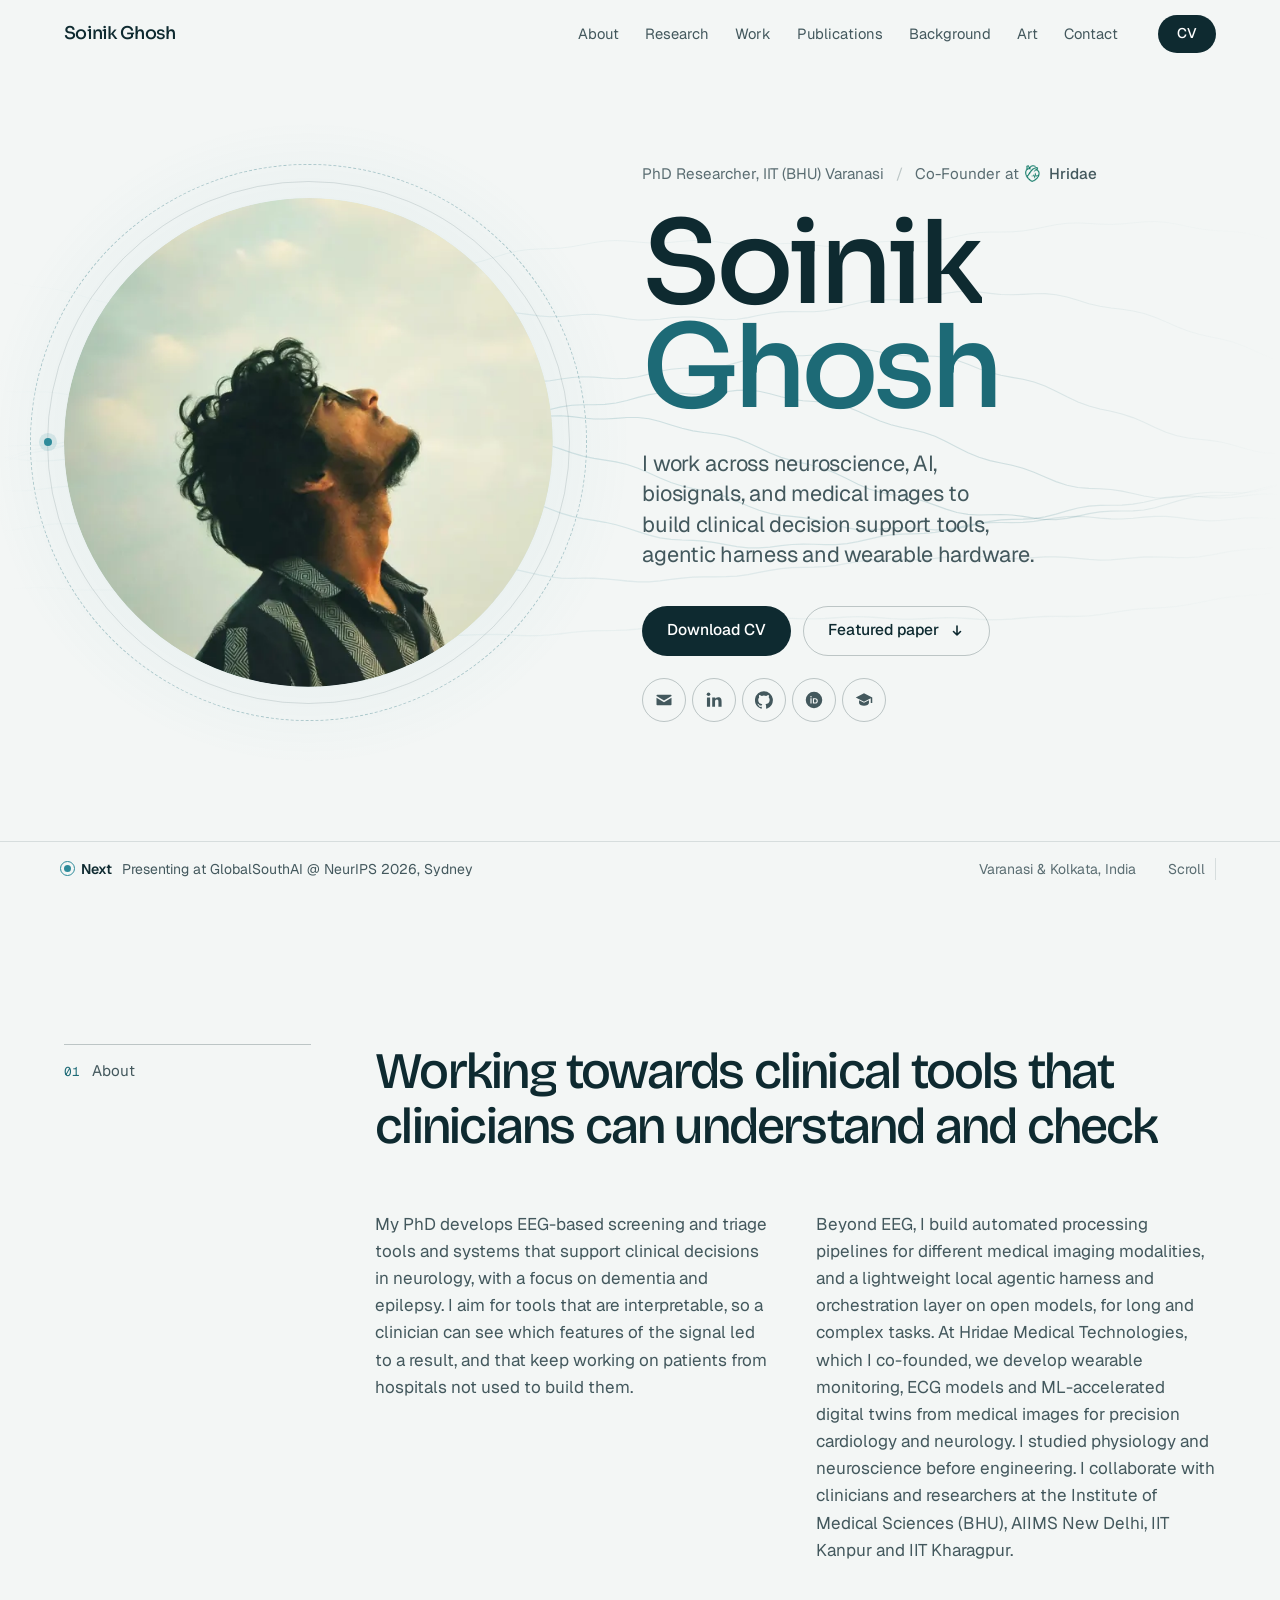
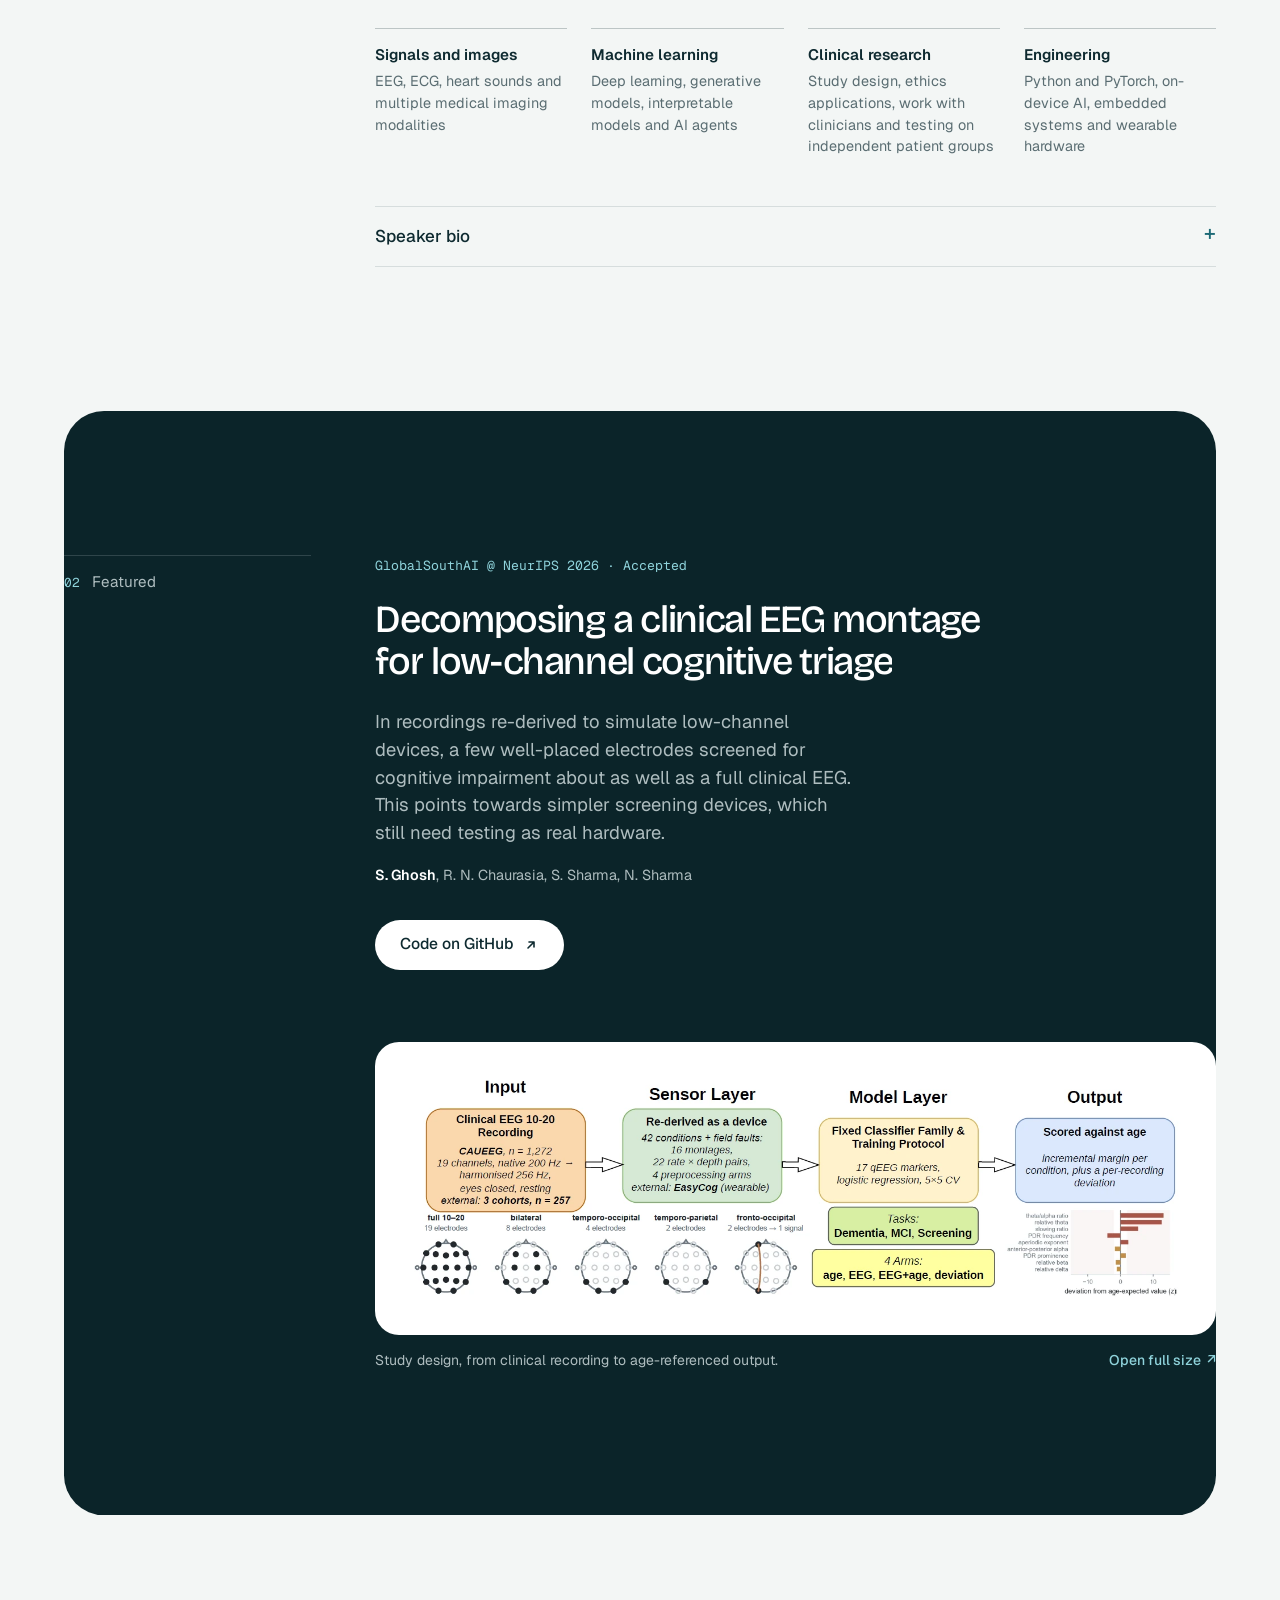
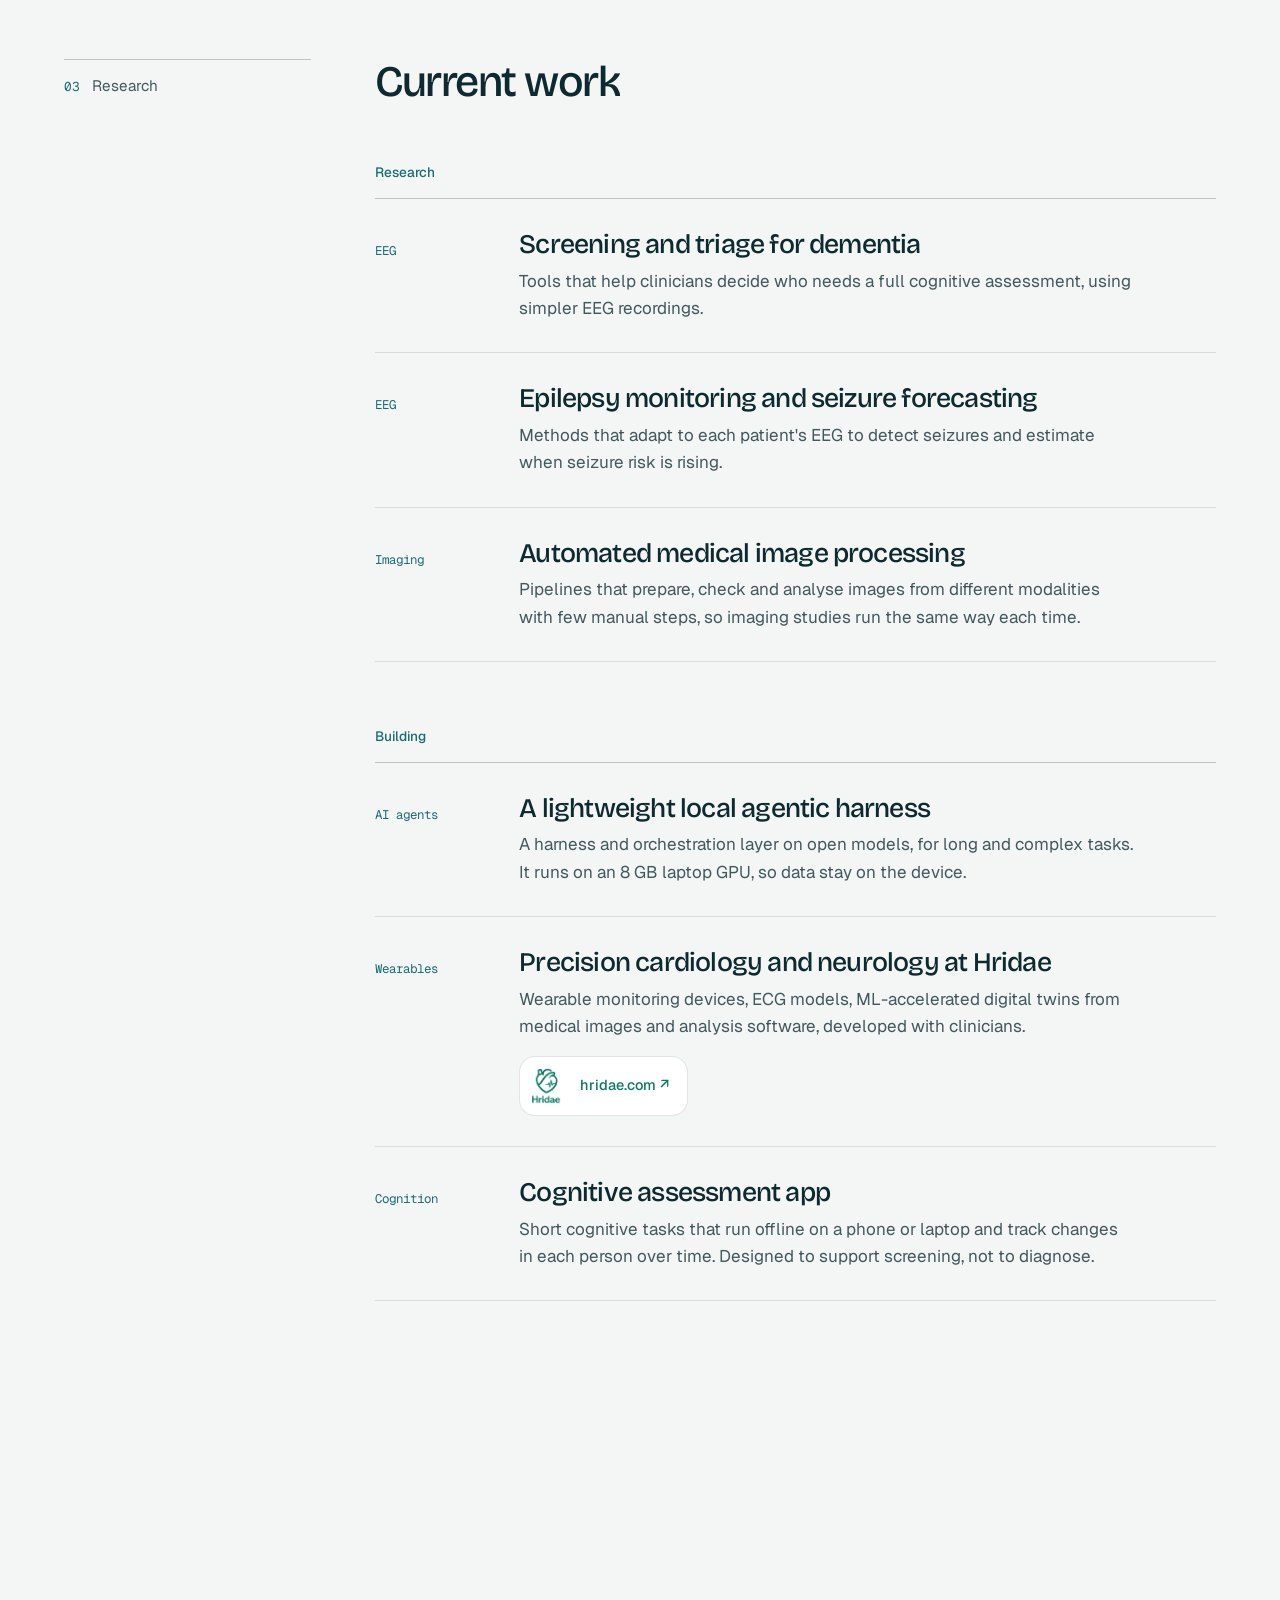
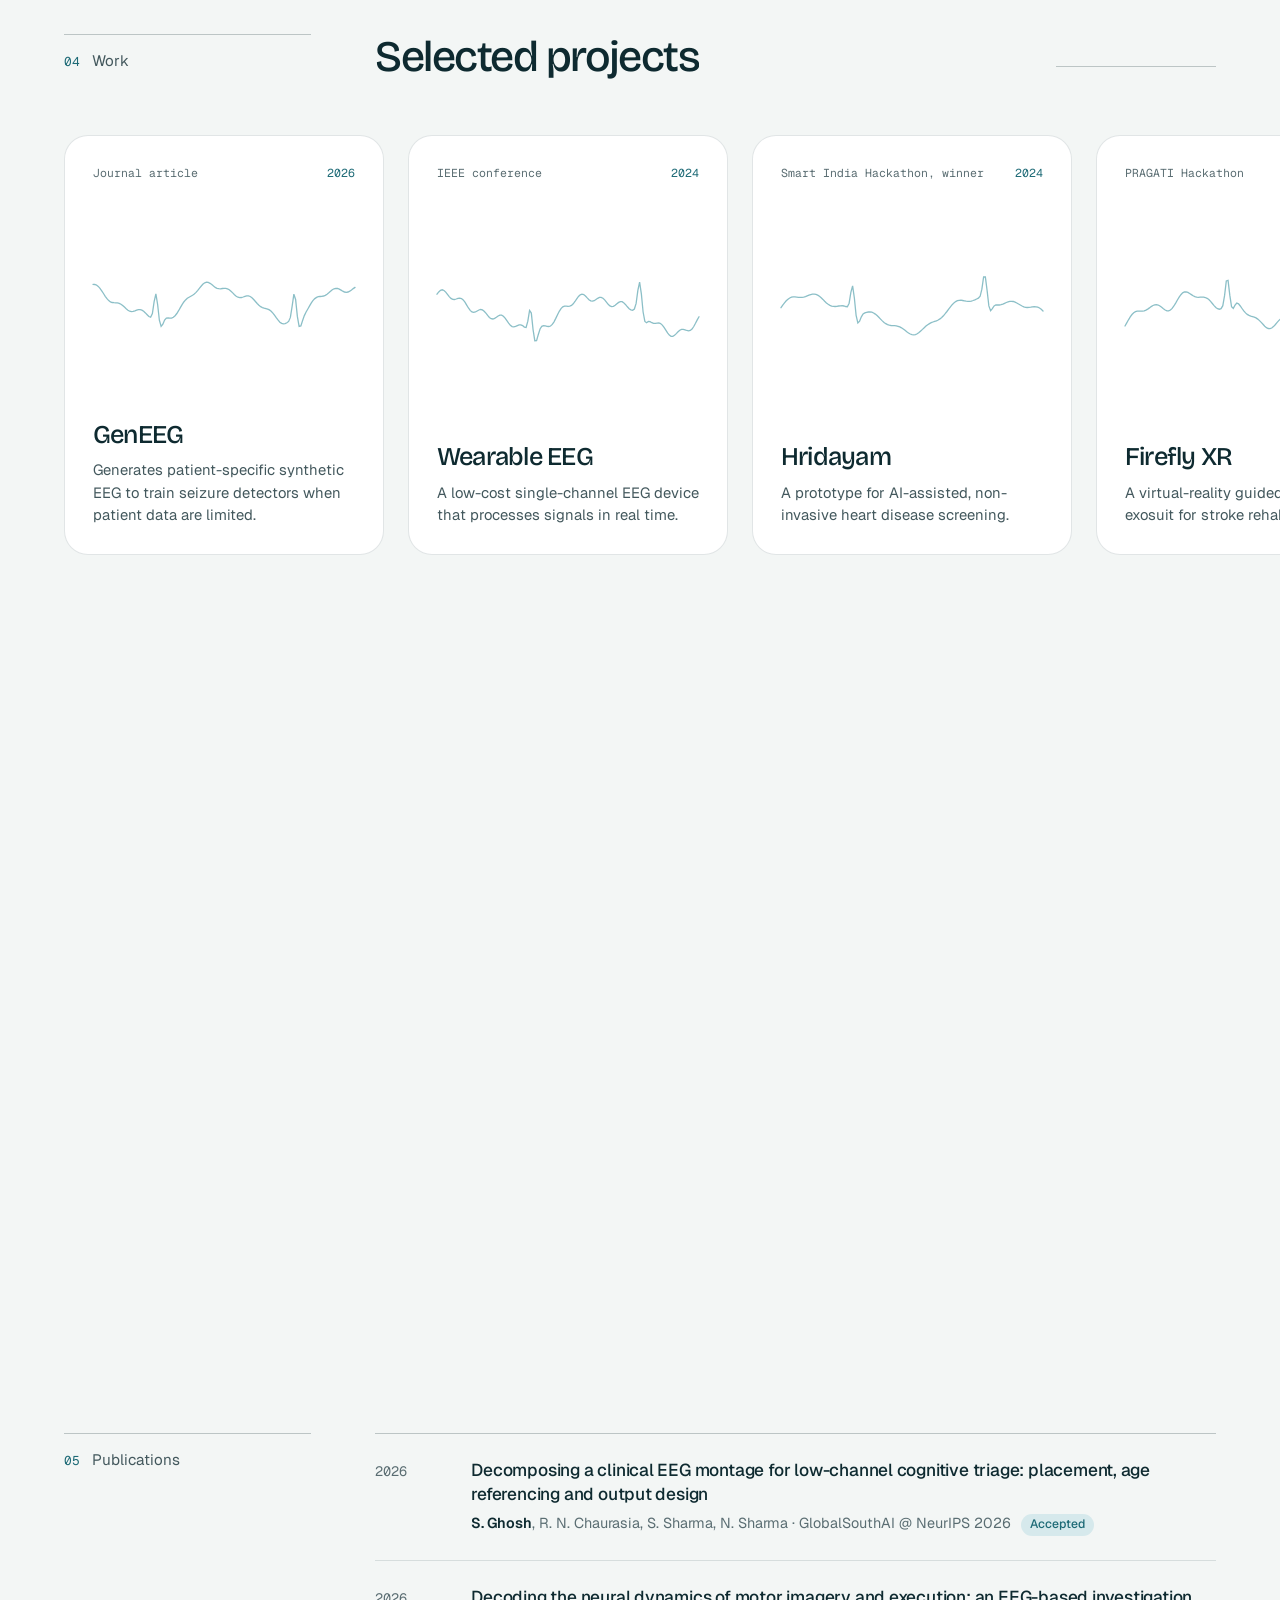
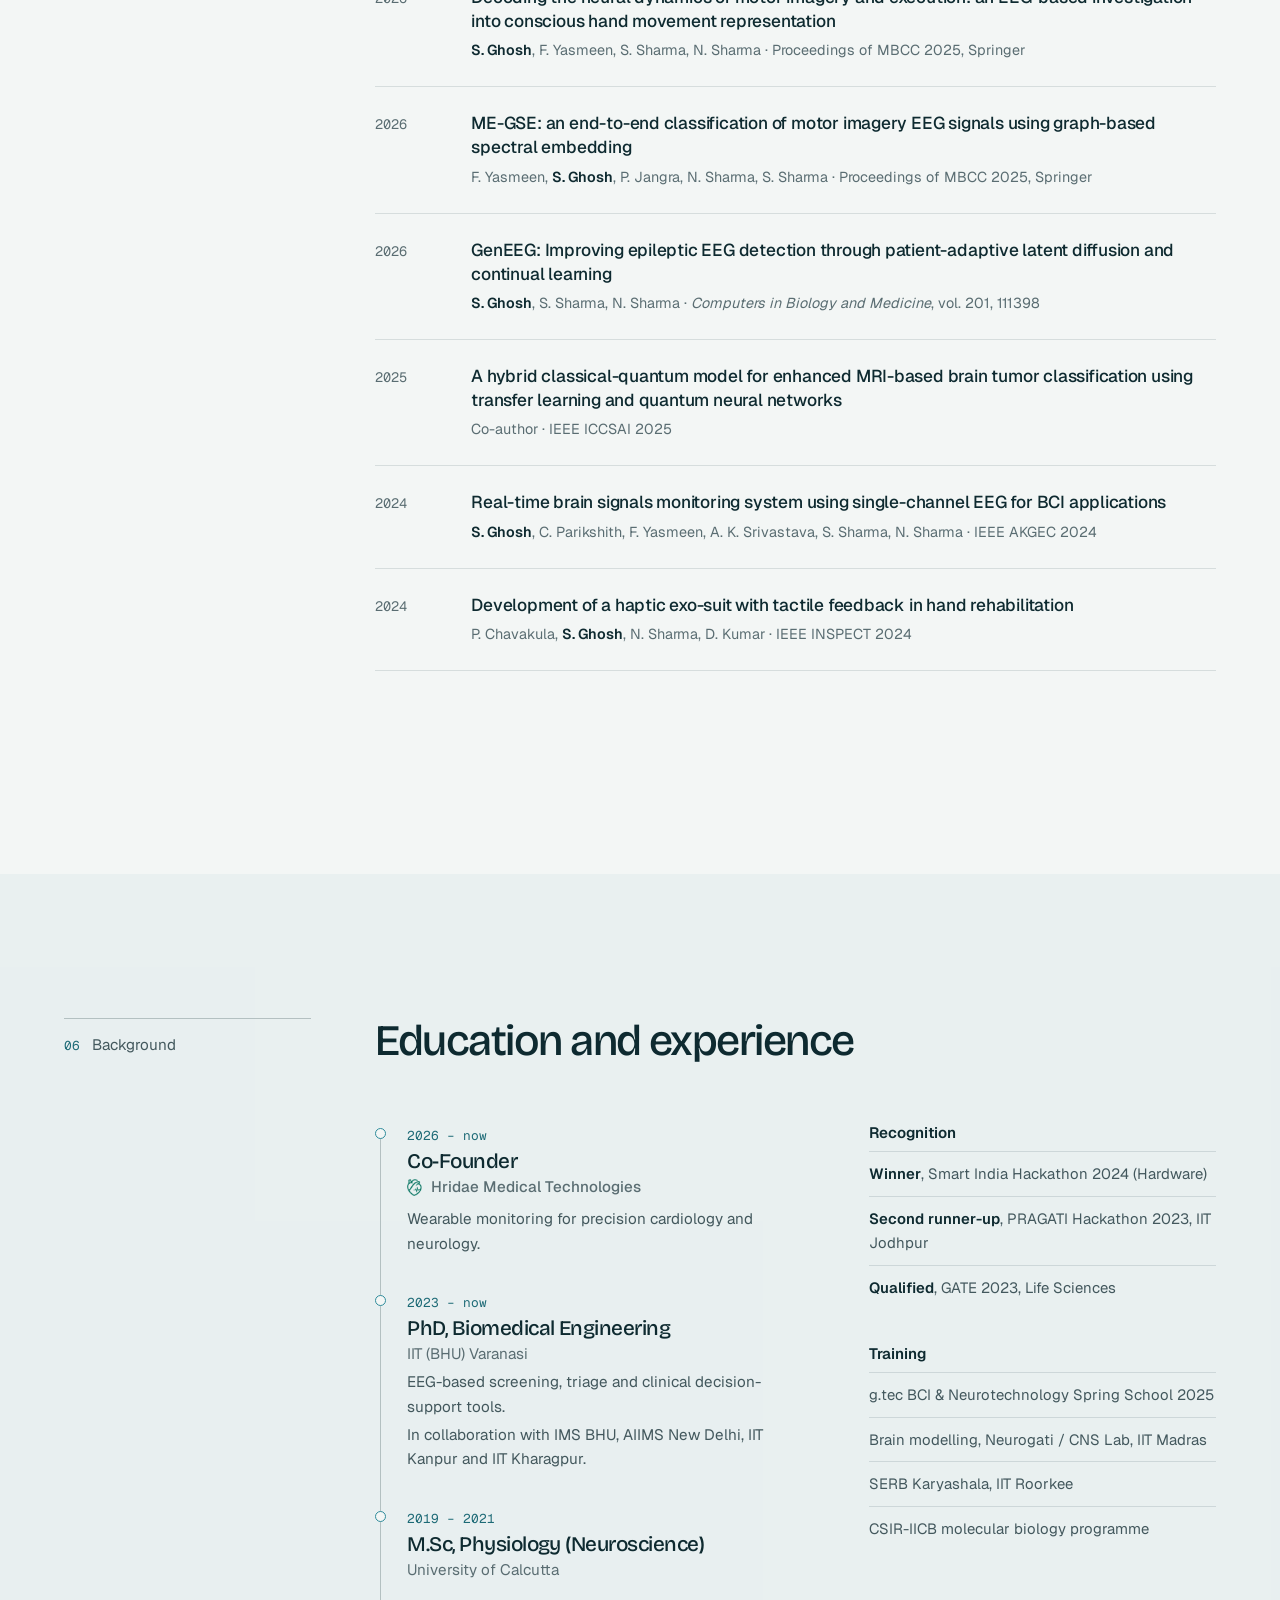
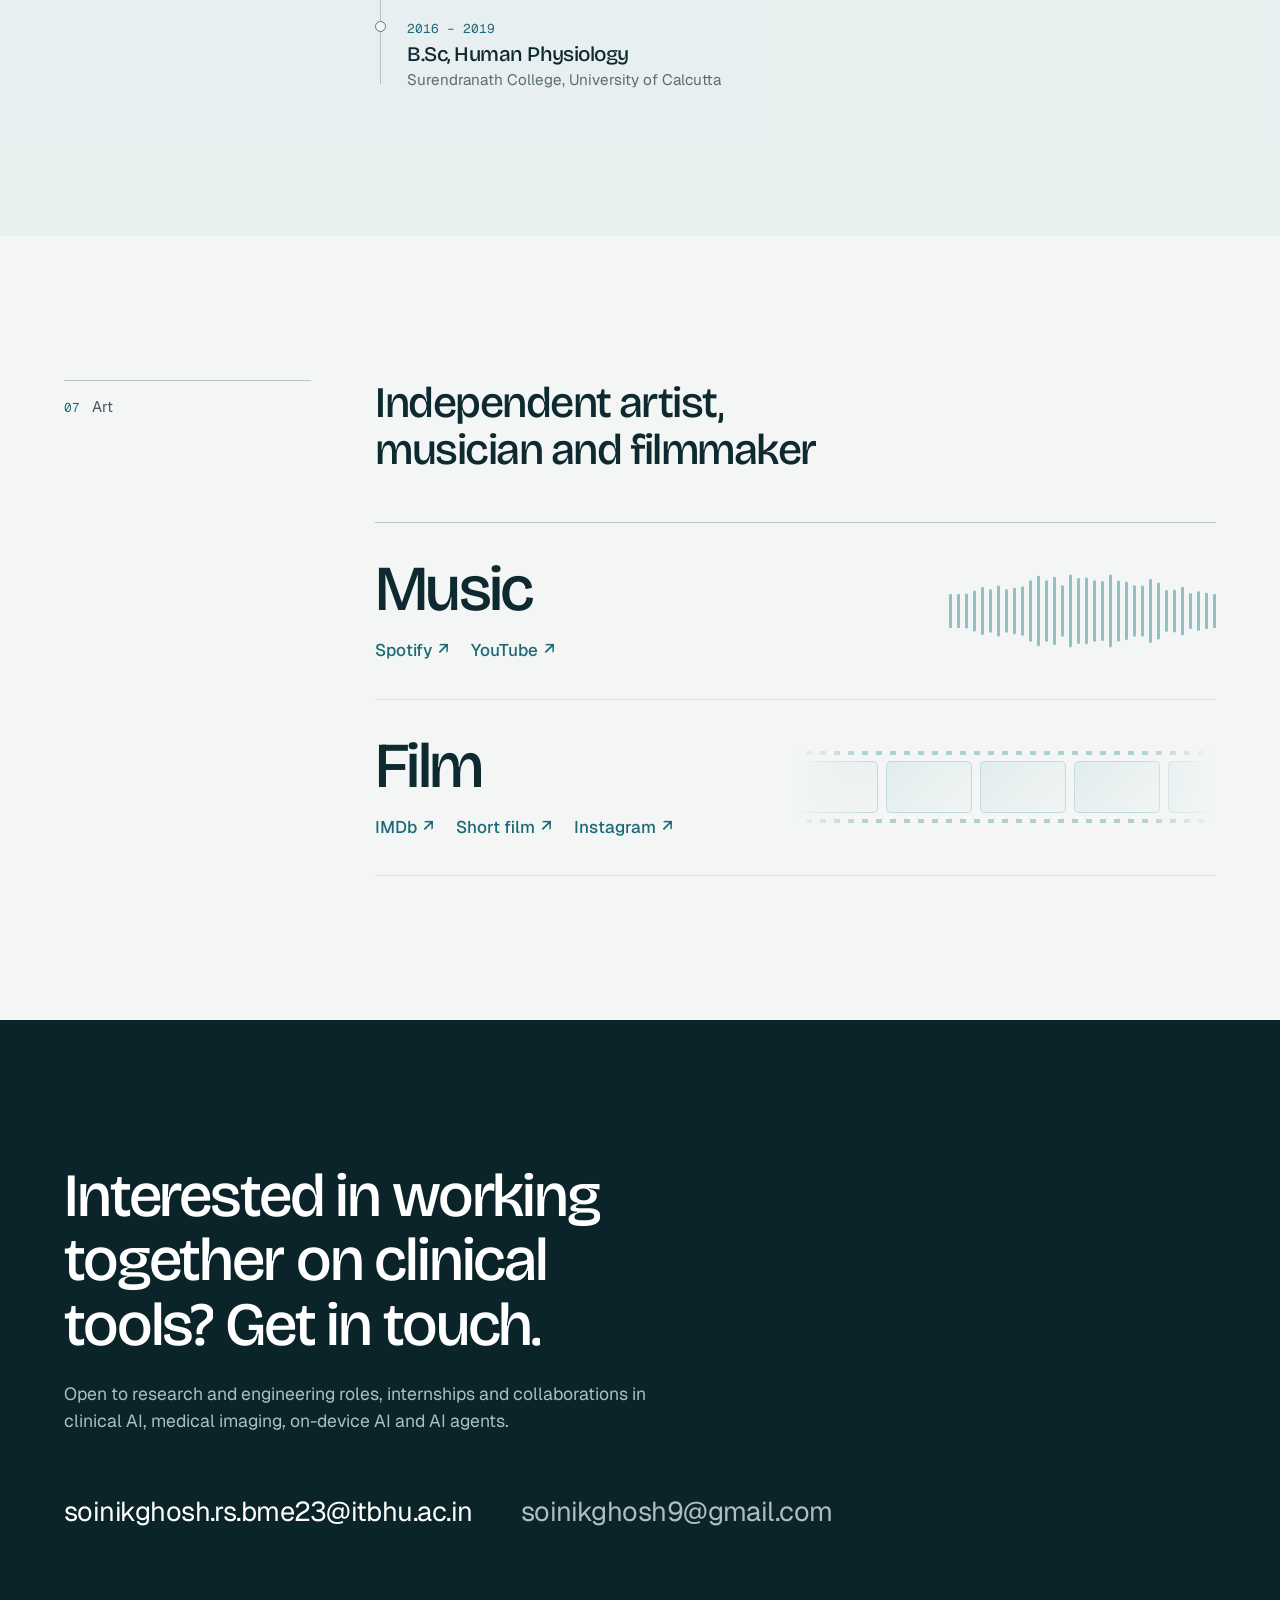
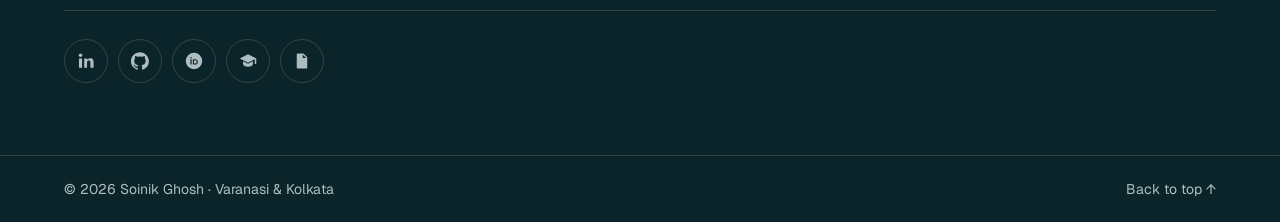
<file: index.html>
<!DOCTYPE html>
<html lang="en">

<head>
  <meta charset="UTF-8" />
  <meta name="viewport" content="width=device-width, initial-scale=1" />
  <title>Soinik Ghosh · Clinical AI and EEG Researcher, IIT (BHU)</title>
  <meta name="description"
    content="Soinik Ghosh is a PhD researcher at IIT (BHU) Varanasi developing clinical tools from EEG, ECG and medical images. Co-Founder of Hridae." />
  <meta name="author" content="Soinik Ghosh" />
  <meta name="robots" content="index, follow, max-image-preview:large, max-snippet:-1" />
  <meta name="theme-color" content="#0B2429" />
  <link rel="canonical" href="https://soinikghosh9.github.io/personal-website/" />

  <meta property="og:type" content="profile" />
  <meta property="og:site_name" content="Soinik Ghosh" />
  <meta property="og:locale" content="en_US" />
  <meta property="og:title" content="Soinik Ghosh · Clinical AI and EEG Researcher, IIT (BHU)" />
  <meta property="og:description"
    content="PhD researcher in biomedical engineering. I work across neuroscience, AI, biosignals, and medical images to build clinical decision support tools, agentic harness and wearable hardware." />
  <meta property="og:url" content="https://soinikghosh9.github.io/personal-website/" />
  <meta property="og:image" content="https://soinikghosh9.github.io/personal-website/images/og.jpg" />
  <meta property="og:image:width" content="1200" />
  <meta property="og:image:height" content="630" />
  <meta property="og:image:alt" content="Soinik Ghosh, PhD researcher in clinical AI" />
  <meta property="profile:first_name" content="Soinik" />
  <meta property="profile:last_name" content="Ghosh" />
  <meta name="twitter:card" content="summary_large_image" />
  <meta name="twitter:title" content="Soinik Ghosh · Clinical AI and EEG Researcher, IIT (BHU)" />
  <meta name="twitter:description" content="PhD researcher in biomedical engineering. I work across neuroscience, AI, biosignals, and medical images to build clinical decision support tools, agentic harness and wearable hardware." />
  <meta name="twitter:image" content="https://soinikghosh9.github.io/personal-website/images/og.jpg" />

  <link rel="icon" href="images/favicon-32.png" sizes="32x32" type="image/png" />
  <link rel="apple-touch-icon" href="images/apple-touch-icon.png" />

  <link rel="preconnect" href="https://fonts.googleapis.com" />
  <link rel="preconnect" href="https://fonts.gstatic.com" crossorigin />
  <link rel="stylesheet"
    href="https://fonts.googleapis.com/css2?family=Bricolage+Grotesque:opsz,wght@12..96,500&family=Sora:wght@500&family=Geist:wght@400;500;600&family=Geist+Mono:wght@400;500&display=swap" />
  <link rel="preload" as="image" href="images/portrait-640.webp"
    imagesrcset="images/portrait-640.webp 640w, images/portrait-1100.webp 1100w"
    imagesizes="(max-width: 900px) 70vw, 30vw" fetchpriority="high" />
  <link rel="stylesheet" href="css/style.css" />
  <script>document.documentElement.classList.add('js')</script>
  <script src="js/main.js" defer></script>

  <script type="application/ld+json">
  {
    "@context": "https://schema.org",
    "@graph": [
      {
        "@type": "WebSite",
        "@id": "https://soinikghosh9.github.io/personal-website/#website",
        "url": "https://soinikghosh9.github.io/personal-website/",
        "name": "Soinik Ghosh",
        "inLanguage": "en",
        "publisher": {
          "@id": "https://soinikghosh9.github.io/personal-website/#person"
        }
      },
      {
        "@type": "ProfilePage",
        "@id": "https://soinikghosh9.github.io/personal-website/#profilepage",
        "url": "https://soinikghosh9.github.io/personal-website/",
        "name": "Soinik Ghosh · Clinical AI and EEG Researcher, IIT (BHU)",
        "isPartOf": {
          "@id": "https://soinikghosh9.github.io/personal-website/#website"
        },
        "mainEntity": {
          "@id": "https://soinikghosh9.github.io/personal-website/#person"
        },
        "about": {
          "@id": "https://soinikghosh9.github.io/personal-website/#person"
        },
        "dateModified": "2026-11-06",
        "inLanguage": "en",
        "primaryImageOfPage": {
          "@type": "ImageObject",
          "url": "https://soinikghosh9.github.io/personal-website/images/portrait-1100.webp"
        }
      },
      {
        "@type": "Person",
        "@id": "https://soinikghosh9.github.io/personal-website/#person",
        "name": "Soinik Ghosh",
        "givenName": "Soinik",
        "familyName": "Ghosh",
        "url": "https://soinikghosh9.github.io/personal-website/",
        "image": "https://soinikghosh9.github.io/personal-website/images/portrait-1100.webp",
        "description": "PhD researcher in biomedical engineering at IIT (BHU) Varanasi working on AI for clinical neurophysiology and medical imaging: EEG-based screening, triage and decision-support tools for dementia and epilepsy, automated medical image processing, and a lightweight local agentic harness. Co-Founder of Hridae Medical Technologies.",
        "jobTitle": "PhD Researcher in Biomedical Engineering",
        "affiliation": {
          "@type": "CollegeOrUniversity",
          "name": "Indian Institute of Technology (BHU) Varanasi",
          "department": {
            "@type": "Organization",
            "name": "School of Biomedical Engineering"
          },
          "url": "https://iitbhu.ac.in/"
        },
        "worksFor": {
          "@type": "Organization",
          "name": "Hridae Medical Technologies",
          "url": "https://hridae.com/",
          "logo": "https://soinikghosh9.github.io/personal-website/images/hridae-logo.png"
        },
        "hasOccupation": [
          {
            "@type": "Occupation",
            "name": "PhD Researcher, Biomedical Engineering"
          },
          {
            "@type": "Occupation",
            "name": "Co-Founder, Hridae Medical Technologies"
          }
        ],
        "alumniOf": [
          {
            "@type": "CollegeOrUniversity",
            "name": "University of Calcutta",
            "url": "https://www.caluniv.ac.in/"
          },
          {
            "@type": "CollegeOrUniversity",
            "name": "Surendranath College"
          }
        ],
        "homeLocation": {
          "@type": "Place",
          "name": "Varanasi, India"
        },
        "email": "mailto:soinikghosh.rs.bme23@itbhu.ac.in",
        "knowsAbout": [
          "Clinical AI",
          "EEG",
          "Quantitative EEG",
          "Dementia and mild cognitive impairment screening",
          "Epilepsy monitoring and seizure forecasting",
          "Medical image processing",
          "ECG",
          "Precision cardiology",
          "Digital twins",
          "Wearable health monitoring",
          "Brain-computer interfaces",
          "Interpretable machine learning",
          "On-device AI agents",
          "Biomedical signal processing"
        ],
        "award": [
          "Winner, Smart India Hackathon 2024 (Hardware)",
          "Second runner-up, PRAGATI Hackathon 2023, IIT Jodhpur"
        ],
        "sameAs": [
          "https://scholar.google.com/citations?user=l9U73kcAAAAJ",
          "https://orcid.org/0009-0000-8277-8710",
          "https://github.com/soinikghosh9",
          "https://www.linkedin.com/in/soinik-ghosh-103411270",
          "https://www.imdb.com/name/nm14161356/"
        ]
      },
      {
        "@type": "ScholarlyArticle",
        "@id": "https://soinikghosh9.github.io/personal-website/#neurips-2026",
        "headline": "Decomposing a clinical EEG montage for low-channel cognitive triage: placement, age referencing and output design",
        "name": "Decomposing a clinical EEG montage for low-channel cognitive triage: placement, age referencing and output design",
        "author": [
          {
            "@id": "https://soinikghosh9.github.io/personal-website/#person"
          },
          {
            "@type": "Person",
            "name": "R. N. Chaurasia"
          },
          {
            "@type": "Person",
            "name": "S. Sharma"
          },
          {
            "@type": "Person",
            "name": "N. Sharma"
          }
        ],
        "datePublished": "2026",
        "isPartOf": {
          "@type": "CreativeWork",
          "name": "GlobalSouthAI @ NeurIPS 2026"
        },
        "url": "https://github.com/soinikghosh9/lowchannel-eeg-triage",
        "creativeWorkStatus": "Accepted"
      },
      {
        "@type": "ScholarlyArticle",
        "@id": "https://doi.org/10.1007/978-3-032-20634-3_28",
        "headline": "Decoding the neural dynamics of motor imagery and execution: an EEG-based investigation into conscious hand movement representation",
        "name": "Decoding the neural dynamics of motor imagery and execution: an EEG-based investigation into conscious hand movement representation",
        "author": [
          {
            "@id": "https://soinikghosh9.github.io/personal-website/#person"
          },
          {
            "@type": "Person",
            "name": "F. Yasmeen"
          },
          {
            "@type": "Person",
            "name": "S. Sharma"
          },
          {
            "@type": "Person",
            "name": "N. Sharma"
          }
        ],
        "datePublished": "2026",
        "isPartOf": {
          "@type": "CreativeWork",
          "name": "Proceedings of MBCC 2025, Springer"
        },
        "url": "https://doi.org/10.1007/978-3-032-20634-3_28",
        "sameAs": "https://doi.org/10.1007/978-3-032-20634-3_28"
      },
      {
        "@type": "ScholarlyArticle",
        "@id": "https://doi.org/10.1007/978-3-032-20634-3_21",
        "headline": "ME-GSE: an end-to-end classification of motor imagery EEG signals using graph-based spectral embedding",
        "name": "ME-GSE: an end-to-end classification of motor imagery EEG signals using graph-based spectral embedding",
        "author": [
          {
            "@type": "Person",
            "name": "F. Yasmeen"
          },
          {
            "@id": "https://soinikghosh9.github.io/personal-website/#person"
          },
          {
            "@type": "Person",
            "name": "P. Jangra"
          },
          {
            "@type": "Person",
            "name": "N. Sharma"
          },
          {
            "@type": "Person",
            "name": "S. Sharma"
          }
        ],
        "datePublished": "2026",
        "isPartOf": {
          "@type": "CreativeWork",
          "name": "Proceedings of MBCC 2025, Springer"
        },
        "url": "https://doi.org/10.1007/978-3-032-20634-3_21",
        "sameAs": "https://doi.org/10.1007/978-3-032-20634-3_21"
      },
      {
        "@type": "ScholarlyArticle",
        "@id": "https://doi.org/10.1016/j.compbiomed.2025.111398",
        "headline": "GenEEG: Improving epileptic EEG detection through patient-adaptive latent diffusion and continual learning",
        "name": "GenEEG: Improving epileptic EEG detection through patient-adaptive latent diffusion and continual learning",
        "author": [
          {
            "@id": "https://soinikghosh9.github.io/personal-website/#person"
          },
          {
            "@type": "Person",
            "name": "S. Sharma"
          },
          {
            "@type": "Person",
            "name": "N. Sharma"
          }
        ],
        "datePublished": "2026",
        "isPartOf": {
          "@type": "CreativeWork",
          "name": "Computers in Biology and Medicine, vol. 201"
        },
        "url": "https://doi.org/10.1016/j.compbiomed.2025.111398",
        "sameAs": "https://doi.org/10.1016/j.compbiomed.2025.111398"
      },
      {
        "@type": "ScholarlyArticle",
        "@id": "https://doi.org/10.1109/ICCSAI64074.2025.11064720",
        "headline": "A hybrid classical-quantum model for enhanced MRI-based brain tumor classification using transfer learning and quantum neural networks",
        "name": "A hybrid classical-quantum model for enhanced MRI-based brain tumor classification using transfer learning and quantum neural networks",
        "author": [
          {
            "@id": "https://soinikghosh9.github.io/personal-website/#person"
          }
        ],
        "datePublished": "2025",
        "isPartOf": {
          "@type": "CreativeWork",
          "name": "IEEE ICCSAI 2025"
        },
        "url": "https://doi.org/10.1109/ICCSAI64074.2025.11064720",
        "sameAs": "https://doi.org/10.1109/ICCSAI64074.2025.11064720"
      },
      {
        "@type": "ScholarlyArticle",
        "@id": "https://doi.org/10.1109/AKGEC62572.2024.10868917",
        "headline": "Real-time brain signals monitoring system using single-channel EEG for BCI applications",
        "name": "Real-time brain signals monitoring system using single-channel EEG for BCI applications",
        "author": [
          {
            "@id": "https://soinikghosh9.github.io/personal-website/#person"
          },
          {
            "@type": "Person",
            "name": "C. Parikshith"
          },
          {
            "@type": "Person",
            "name": "F. Yasmeen"
          },
          {
            "@type": "Person",
            "name": "A. K. Srivastava"
          },
          {
            "@type": "Person",
            "name": "S. Sharma"
          },
          {
            "@type": "Person",
            "name": "N. Sharma"
          }
        ],
        "datePublished": "2024",
        "isPartOf": {
          "@type": "CreativeWork",
          "name": "IEEE AKGEC 2024"
        },
        "url": "https://doi.org/10.1109/AKGEC62572.2024.10868917",
        "sameAs": "https://doi.org/10.1109/AKGEC62572.2024.10868917"
      },
      {
        "@type": "ScholarlyArticle",
        "@id": "https://doi.org/10.1109/INSPECT63485.2024.10896072",
        "headline": "Development of a haptic exo-suit with tactile feedback in hand rehabilitation",
        "name": "Development of a haptic exo-suit with tactile feedback in hand rehabilitation",
        "author": [
          {
            "@type": "Person",
            "name": "P. Chavakula"
          },
          {
            "@id": "https://soinikghosh9.github.io/personal-website/#person"
          },
          {
            "@type": "Person",
            "name": "N. Sharma"
          },
          {
            "@type": "Person",
            "name": "D. Kumar"
          }
        ],
        "datePublished": "2024",
        "isPartOf": {
          "@type": "CreativeWork",
          "name": "IEEE INSPECT 2024"
        },
        "url": "https://doi.org/10.1109/INSPECT63485.2024.10896072",
        "sameAs": "https://doi.org/10.1109/INSPECT63485.2024.10896072"
      }
    ]
  }
  </script>
</head>

<body>
  <svg width="0" height="0" style="position:absolute" aria-hidden="true">
    <symbol id="i-mail" viewBox="0 0 24 24"><path d="M2 6.6V6a1 1 0 0 1 1-1h18a1 1 0 0 1 1 1v.6l-10 6.1z"/><path d="M2 8.9l10 6.1 10-6.1V18a1 1 0 0 1-1 1H3a1 1 0 0 1-1-1z"/></symbol>
    <symbol id="i-linkedin" viewBox="0 0 24 24"><rect x="2.6" y="8.6" width="4.2" height="12.4" rx=".4"/><circle cx="4.7" cy="4.4" r="2.4"/><path d="M9.6 8.6h4v1.8c.6-1.1 2-2.1 4.1-2.1 3.7 0 4.4 2.4 4.4 5.6V21h-4.2v-6.2c0-1.5 0-3.4-2.1-3.4s-2.4 1.6-2.4 3.3V21H9.6z"/></symbol>
    <symbol id="i-github" viewBox="0 0 24 24"><path d="M12 .3a12 12 0 0 0-3.8 23.4c.6.1.8-.3.8-.6v-2c-3.3.7-4-1.6-4-1.6-.6-1.4-1.4-1.8-1.4-1.8-1.1-.7.1-.7.1-.7 1.2.1 1.8 1.2 1.8 1.2 1.1 1.8 2.8 1.3 3.5 1 .1-.8.4-1.3.8-1.6-2.7-.3-5.5-1.3-5.5-5.9 0-1.3.5-2.4 1.2-3.2-.1-.3-.5-1.5.1-3.2 0 0 1-.3 3.3 1.2a11.5 11.5 0 0 1 6 0c2.3-1.5 3.3-1.2 3.3-1.2.6 1.7.2 2.9.1 3.2.8.8 1.2 1.9 1.2 3.2 0 4.6-2.8 5.6-5.5 5.9.4.4.8 1.1.8 2.2v3.3c0 .3.2.7.8.6A12 12 0 0 0 12 .3"/></symbol>
    <symbol id="i-orcid" viewBox="0 0 24 24"><path fill-rule="evenodd" d="M12 1a11 11 0 1 0 0 22 11 11 0 0 0 0-22zM7.2 9.7h1.6v7H7.2zM8 6.7a1 1 0 1 1 0 2 1 1 0 0 1 0-2zm2.5 3h2.9c2.3 0 3.7 1.5 3.7 3.5s-1.4 3.5-3.7 3.5h-2.9zm1.5 1.3v4.4h1.3c1.4 0 2.2-.9 2.2-2.2S14.7 11 13.3 11z"/></symbol>
    <symbol id="i-scholar" viewBox="0 0 24 24"><path d="M12 3 1 8.6l11 5.6 9-4.6V16h2V8.6z"/><path d="M5.4 12.4v3.5c0 1.9 3 3.8 6.6 3.8s6.6-1.9 6.6-3.8v-3.5L12 15.8z"/></symbol>
    <symbol id="i-doc" viewBox="0 0 24 24"><path d="M6 2h8l5 5v14a1 1 0 0 1-1 1H6a1 1 0 0 1-1-1V3a1 1 0 0 1 1-1zm7 1.5V8h4.5z"/></symbol>
  </svg>

  <a class="skip" href="#main">Skip to content</a>
  <canvas class="bg-lines" aria-hidden="true"></canvas>
  <div class="progress" aria-hidden="true"><span></span></div>

  <header class="nav" id="nav">
    <div class="wrap nav__inner">
      <a href="#top" class="nav__mark" aria-label="Soinik Ghosh, back to top">Soinik Ghosh</a>
      <nav aria-label="Sections">
        <ul class="nav__links">
          <li><a href="#about">About</a></li>
          <li><a href="#research">Research</a></li>
          <li><a href="#work">Work</a></li>
          <li><a href="#publications">Publications</a></li>
          <li><a href="#background">Background</a></li>
          <li><a href="#art">Art</a></li>
          <li><a href="#contact">Contact</a></li>
        </ul>
        <span class="nav__indicator" aria-hidden="true"></span>
      </nav>
      <a class="btn btn--small nav__cv" href="documents/Soinik_Ghosh_CV.pdf" target="_blank" rel="noopener">CV</a>
      <button class="nav__toggle" aria-label="Open menu" aria-expanded="false" aria-controls="drawer">
        <span></span><span></span>
      </button>
    </div>
  </header>
  <div class="drawer" id="drawer" hidden>
    <ul>
      <li><a href="#about">About</a></li>
      <li><a href="#research">Research</a></li>
      <li><a href="#work">Work</a></li>
      <li><a href="#publications">Publications</a></li>
      <li><a href="#background">Background</a></li>
      <li><a href="#art">Art</a></li>
      <li><a href="#contact">Contact</a></li>
      <li><a href="documents/Soinik_Ghosh_CV.pdf" target="_blank" rel="noopener">Download CV</a></li>
    </ul>
  </div>

  <main id="main">

    <!-- Hero -->
    <section class="hero" id="top">
      <div class="wrap hero__grid">
        <div class="hero__text">
          <p class="hero__kicker" data-load="1"><span>PhD Researcher, IIT (BHU) Varanasi</span>
            <span class="sep" aria-hidden="true">/</span>
            <span>Co-Founder at <a class="hridae-link" href="https://hridae.com/" target="_blank" rel="noopener"><img src="images/hridae-mark.png" width="18" height="17" alt="" />Hridae</a></span></p>
          <h1 class="hero__name">
            <span class="line"><span class="w"><span style="--wi:0">Soinik</span></span></span>
            <span class="line line--2"><span class="w"><span style="--wi:1">Ghosh</span></span></span>
          </h1>
          <p class="hero__lede" data-load="3">I work across neuroscience, AI, biosignals, and medical images to build clinical decision support tools, agentic harness and wearable hardware.</p>
          <div class="hero__actions" data-load="4">
            <a class="btn" href="documents/Soinik_Ghosh_CV.pdf" target="_blank" rel="noopener">Download CV</a>
            <a class="btn btn--ghost" href="#neurips">Featured paper
              <svg viewBox="0 0 16 16" aria-hidden="true"><path d="M8 3v9M4.5 8.5 8 12l3.5-3.5" /></svg></a>
            <ul class="socials">
              <li><a href="mailto:soinikghosh.rs.bme23@itbhu.ac.in" aria-label="Email" title="Email"><svg><use href="#i-mail" /></svg></a></li>
              <li><a href="https://www.linkedin.com/in/soinik-ghosh-103411270" target="_blank" rel="noopener" aria-label="LinkedIn" title="LinkedIn"><svg><use href="#i-linkedin" /></svg></a></li>
              <li><a href="https://github.com/soinikghosh9" target="_blank" rel="noopener" aria-label="GitHub" title="GitHub"><svg><use href="#i-github" /></svg></a></li>
              <li><a href="https://orcid.org/0009-0000-8277-8710" target="_blank" rel="noopener" aria-label="ORCID" title="ORCID"><svg><use href="#i-orcid" /></svg></a></li>
              <li><a href="https://scholar.google.com/citations?user=l9U73kcAAAAJ&amp;hl=en" target="_blank" rel="noopener" aria-label="Google Scholar" title="Google Scholar"><svg><use href="#i-scholar" /></svg></a></li>
            </ul>
          </div>
        </div>
        <div class="hero__visual" data-load="2">
          <span class="orbit orbit--outer" aria-hidden="true"></span>
          <span class="orbit orbit--inner" aria-hidden="true"><i></i></span>
          <figure class="hero__portrait">
            <img src="images/portrait-640.webp" srcset="images/portrait-640.webp 640w, images/portrait-1100.webp 1100w"
              sizes="(max-width: 900px) 70vw, 30vw" width="640" height="800" alt="Soinik Ghosh, looking up at the sky"
              fetchpriority="high" decoding="async" />
          </figure>
        </div>
      </div>
      <div class="wrap hero__foot" data-load="5">
        <a class="hero__now" href="#neurips"><span class="dot" aria-hidden="true"></span><b>Next</b>
          Presenting at GlobalSouthAI @ NeurIPS 2026, Sydney</a>
        <span class="hero__place">Varanasi &amp; Kolkata, India</span>
        <a class="hero__cue" href="#about">Scroll <span aria-hidden="true"></span></a>
      </div>
    </section>

    <!-- 01 About -->
    <section class="chapter" id="about">
      <div class="wrap chapter__grid">
        <p class="chapter__label" data-reveal><span class="mono">01</span>About</p>
        <div class="chapter__body">
          <h2 class="statement" data-split>Working towards clinical tools that clinicians can understand and check</h2>
          <div class="about__cols" data-stagger>
            <p data-reveal>My PhD develops EEG-based screening and triage tools and systems that support clinical decisions in neurology, with a focus on dementia and epilepsy. I aim for tools that are interpretable, so a clinician can see which features of the signal led to a result, and that keep working on patients from hospitals not used to build them.</p>
            <p data-reveal>Beyond EEG, I build automated processing pipelines for different medical imaging modalities, and a lightweight local agentic harness and orchestration layer on open models, for long and complex tasks. At Hridae Medical Technologies, which I co-founded, we develop wearable monitoring, ECG models and ML-accelerated digital twins from medical images for precision cardiology and neurology. I studied physiology and neuroscience before engineering. I collaborate with clinicians and researchers at the Institute of Medical Sciences (BHU), AIIMS New Delhi, IIT Kanpur and IIT Kharagpur.</p>
          </div>
          <dl class="skills" data-stagger>
            <div data-reveal><dt>Signals and images</dt><dd>EEG, ECG, heart sounds and multiple medical imaging modalities</dd></div>
            <div data-reveal><dt>Machine learning</dt><dd>Deep learning, generative models, interpretable models and AI agents</dd></div>
            <div data-reveal><dt>Clinical research</dt><dd>Study design, ethics applications, work with clinicians and testing on independent patient groups</dd></div>
            <div data-reveal><dt>Engineering</dt><dd>Python and PyTorch, on-device AI, embedded systems and wearable hardware</dd></div>
          </dl>
          <details class="bio" data-reveal>
            <summary>Speaker bio <span aria-hidden="true">+</span></summary>
            <p id="speaker-bio">Soinik Ghosh is a PhD researcher at the School of Biomedical Engineering, IIT (BHU) Varanasi, and a co-founder of Hridae Medical Technologies. The PhD focuses on EEG-based screening, triage and clinical decision-support tools for dementia and epilepsy. Work on reduced-electrode EEG for cognitive screening, carried out with neurologists at the Institute of Medical Sciences, BHU, was accepted at the GlobalSouthAI workshop at NeurIPS 2026. Soinik also builds automated processing pipelines for medical images and a lightweight local agentic harness on open models. Hridae develops wearable monitoring, ECG models and ML-accelerated digital twins from medical images for precision cardiology and neurology. Collaborators include clinicians and researchers at IMS BHU, AIIMS New Delhi, IIT Kanpur and IIT Kharagpur. Soinik studied physiology and neuroscience at the University of Calcutta before moving into engineering.</p>
            <button class="btn btn--small btn--ghost" type="button" data-copy="#speaker-bio">Copy bio</button>
          </details>
        </div>
      </div>
    </section>

    <!-- 02 NeurIPS -->
    <section class="story" id="neurips" aria-labelledby="story-title">
      <div class="wrap chapter__grid">
        <p class="chapter__label" data-reveal><span class="mono">02</span>Featured</p>
        <div class="story__grid">
          <div class="story__text">
            <p class="story__venue" data-reveal>GlobalSouthAI @ NeurIPS 2026 · Accepted</p>
            <h2 class="story__title" id="story-title" data-split>Decomposing a clinical EEG montage for low-channel cognitive triage</h2>
            <p class="story__summary" data-reveal>In recordings re-derived to simulate low-channel devices, a few well-placed electrodes screened for cognitive impairment about as well as a full clinical EEG. This points towards simpler screening devices, which still need testing as real hardware.</p>
            <p class="story__authors" data-reveal><b>S. Ghosh</b>, R. N. Chaurasia, S. Sharma, N. Sharma</p>
            <div data-reveal>
              <a class="btn btn--light" href="https://github.com/soinikghosh9/lowchannel-eeg-triage"
                target="_blank" rel="noopener">Code on GitHub
                <svg viewBox="0 0 16 16" aria-hidden="true"><path d="M5 11 11 5M6 5h5v5" /></svg></a>
            </div>
          </div>
          <figure class="framework" data-reveal>
            <div class="framework__panel">
              <img src="images/neurips-framework.webp" width="1389" height="426" loading="lazy" decoding="async"
                alt="Study framework. Input: clinical 10-20 EEG recordings. Sensor layer: the recordings re-derived as simulated devices across montages, sampling rates, bit depths and preprocessing. Model layer: a fixed classifier family and training protocol on qEEG markers for dementia, MCI and screening, comparing age, EEG, EEG plus age and age-referenced deviation. Output: performance scored against age, with a per-recording deviation profile." />
            </div>
            <figcaption>Study design, from clinical recording to age-referenced output.
              <a class="arrow-link" href="images/neurips-framework.webp" target="_blank" rel="noopener">Open full size</a></figcaption>
          </figure>
        </div>
      </div>
    </section>

    <!-- 03 Research -->
    <section class="chapter" id="research">
      <div class="wrap chapter__grid">
        <p class="chapter__label" data-reveal><span class="mono">03</span>Research</p>
        <div class="chapter__body">
          <h2 class="h2" data-split>Current work</h2>
          <h3 class="index__group" data-reveal>Research</h3>
          <ol class="index">
            <li class="index__row" data-reveal>
              <span class="index__tag mono">EEG</span>
              <div>
                <h3 class="index__title">Screening and triage for dementia</h3>
                <p class="index__desc">Tools that help clinicians decide who needs a full cognitive assessment, using simpler EEG recordings.</p>
              </div>
            </li>
            <li class="index__row" data-reveal>
              <span class="index__tag mono">EEG</span>
              <div>
                <h3 class="index__title">Epilepsy monitoring and seizure forecasting</h3>
                <p class="index__desc">Methods that adapt to each patient's EEG to detect seizures and estimate when
                  seizure risk is rising.</p>
              </div>
            </li>
            <li class="index__row" data-reveal>
              <span class="index__tag mono">Imaging</span>
              <div>
                <h3 class="index__title">Automated medical image processing</h3>
                <p class="index__desc">Pipelines that prepare, check and analyse images from different modalities with few manual steps, so imaging studies run the same way each time.</p>
              </div>
            </li>
          </ol>
          <h3 class="index__group" data-reveal>Building</h3>
          <ol class="index">
            <li class="index__row" data-reveal>
              <span class="index__tag mono">AI agents</span>
              <div>
                <h3 class="index__title">A lightweight local agentic harness</h3>
                <p class="index__desc">A harness and orchestration layer on open models, for long and complex tasks. It runs on an 8 GB laptop GPU, so data stay on the device.</p>
              </div>
            </li>
            <li class="index__row" data-reveal>
              <span class="index__tag mono">Wearables</span>
              <div>
                <h3 class="index__title">Precision cardiology and neurology at Hridae</h3>
                <p class="index__desc">Wearable monitoring devices, ECG models, ML-accelerated digital twins from medical images and analysis software, developed with clinicians.</p>
                <a class="hridae-card" href="https://hridae.com/" target="_blank" rel="noopener">
                  <img src="images/hridae-logo.png" width="73" height="80" alt="Hridae Medical Technologies" loading="lazy" />
                  <span>hridae.com</span>
                </a>
              </div>
            </li>
            <li class="index__row" data-reveal>
              <span class="index__tag mono">Cognition</span>
              <div>
                <h3 class="index__title">Cognitive assessment app</h3>
                <p class="index__desc">Short cognitive tasks that run offline on a phone or laptop and track changes in
                  each person over time. Designed to support screening, not to diagnose.</p>
              </div>
            </li>
          </ol>
        </div>
      </div>
    </section>

    <!-- 04 Work: pinned horizontal gallery -->
    <section class="gallery" id="work" aria-labelledby="work-title">
      <div class="gallery__pin">
        <div class="wrap chapter__grid gallery__head">
          <p class="chapter__label" data-reveal><span class="mono">04</span>Work</p>
          <div class="gallery__title">
            <h2 class="h2" id="work-title" data-split>Selected projects</h2>
            <div class="gallery__meter" aria-hidden="true"><span></span></div>
          </div>
        </div>
        <div class="gallery__track">
          <a class="build" href="https://github.com/soinikghosh9/GenEEG" target="_blank" rel="noopener">
            <span class="build__meta mono"><span>Journal article</span><span>2026</span></span>
            <svg class="build__trace" viewBox="0 0 300 80" preserveAspectRatio="none" aria-hidden="true"><path /></svg>
            <h3>GenEEG</h3>
            <p>Generates patient-specific synthetic EEG to train seizure detectors when patient data are limited.</p>
          </a>
          <a class="build" href="https://github.com/soinikghosh9/EEG-Arduino" target="_blank" rel="noopener">
            <span class="build__meta mono"><span>IEEE conference</span><span>2024</span></span>
            <svg class="build__trace" viewBox="0 0 300 80" preserveAspectRatio="none" aria-hidden="true"><path /></svg>
            <h3>Wearable EEG</h3>
            <p>A low-cost single-channel EEG device that processes signals in real time.</p>
          </a>
          <a class="build" href="https://github.com/soinikghosh9/Hridayam" target="_blank" rel="noopener">
            <span class="build__meta mono"><span>Smart India Hackathon, winner</span><span>2024</span></span>
            <svg class="build__trace" viewBox="0 0 300 80" preserveAspectRatio="none" aria-hidden="true"><path /></svg>
            <h3>Hridayam</h3>
            <p>A prototype for AI-assisted, non-invasive heart disease screening.</p>
          </a>
          <a class="build" href="https://github.com/soinikghosh9/Firefly" target="_blank" rel="noopener">
            <span class="build__meta mono"><span>PRAGATI Hackathon</span><span>2023</span></span>
            <svg class="build__trace" viewBox="0 0 300 80" preserveAspectRatio="none" aria-hidden="true"><path /></svg>
            <h3>Firefly XR</h3>
            <p>A virtual-reality guided robotic exosuit for stroke rehabilitation.</p>
          </a>
          <a class="build" href="https://github.com/soinikghosh9/GemSAM" target="_blank" rel="noopener">
            <span class="build__meta mono"><span>Kaggle challenge</span><span>2026</span></span>
            <svg class="build__trace" viewBox="0 0 300 80" preserveAspectRatio="none" aria-hidden="true"><path /></svg>
            <h3>GemSAM</h3>
            <p>Explainable medical image analysis that runs on small, low-power devices.</p>
          </a>
        </div>
      </div>
    </section>

    <!-- 05 Publications -->
    <section class="chapter" id="publications">
      <div class="wrap chapter__grid">
        <p class="chapter__label" data-reveal><span class="mono">05</span>Publications</p>
        <div class="chapter__body">
          <h2 class="sr-only">Publications</h2>
          <ol class="pubs">
            <li class="pub" data-reveal>
              <span class="pub__year mono">2026</span>
              <div>
                <h3><a href="https://github.com/soinikghosh9/lowchannel-eeg-triage" target="_blank" rel="noopener">Decomposing a clinical EEG montage for low-channel cognitive triage: placement, age referencing and output design</a></h3>
                <p class="pub__meta"><b>S. Ghosh</b>, R. N. Chaurasia, S. Sharma, N. Sharma · GlobalSouthAI @ NeurIPS 2026 <span class="pill">Accepted</span></p>
              </div>
            </li>
            <li class="pub" data-reveal>
              <span class="pub__year mono">2026</span>
              <div>
                <h3><a href="https://doi.org/10.1007/978-3-032-20634-3_28" target="_blank" rel="noopener">Decoding the neural dynamics of motor imagery and execution: an EEG-based investigation into conscious hand movement representation</a></h3>
                <p class="pub__meta"><b>S. Ghosh</b>, F. Yasmeen, S. Sharma, N. Sharma · Proceedings of MBCC 2025, Springer</p>
              </div>
            </li>
            <li class="pub" data-reveal>
              <span class="pub__year mono">2026</span>
              <div>
                <h3><a href="https://doi.org/10.1007/978-3-032-20634-3_21" target="_blank" rel="noopener">ME-GSE: an end-to-end classification of motor imagery EEG signals using graph-based spectral embedding</a></h3>
                <p class="pub__meta">F. Yasmeen, <b>S. Ghosh</b>, P. Jangra, N. Sharma, S. Sharma · Proceedings of MBCC 2025, Springer</p>
              </div>
            </li>
            <li class="pub" data-reveal>
              <span class="pub__year mono">2026</span>
              <div>
                <h3><a href="https://doi.org/10.1016/j.compbiomed.2025.111398" target="_blank" rel="noopener">GenEEG: Improving epileptic EEG detection through patient-adaptive latent diffusion and continual learning</a></h3>
                <p class="pub__meta"><b>S. Ghosh</b>, S. Sharma, N. Sharma · <i>Computers in Biology and Medicine</i>, vol. 201, 111398</p>
              </div>
            </li>
            <li class="pub" data-reveal>
              <span class="pub__year mono">2025</span>
              <div>
                <h3><a href="https://doi.org/10.1109/ICCSAI64074.2025.11064720" target="_blank" rel="noopener">A hybrid classical-quantum model for enhanced MRI-based brain tumor classification using transfer learning and quantum neural networks</a></h3>
                <p class="pub__meta">Co-author · IEEE ICCSAI 2025</p>
              </div>
            </li>
            <li class="pub" data-reveal>
              <span class="pub__year mono">2024</span>
              <div>
                <h3><a href="https://doi.org/10.1109/AKGEC62572.2024.10868917" target="_blank" rel="noopener">Real-time brain signals monitoring system using single-channel EEG for BCI applications</a></h3>
                <p class="pub__meta"><b>S. Ghosh</b>, C. Parikshith, F. Yasmeen, A. K. Srivastava, S. Sharma, N. Sharma · IEEE AKGEC 2024</p>
              </div>
            </li>
            <li class="pub" data-reveal>
              <span class="pub__year mono">2024</span>
              <div>
                <h3><a href="https://doi.org/10.1109/INSPECT63485.2024.10896072" target="_blank" rel="noopener">Development of a haptic exo-suit with tactile feedback in hand rehabilitation</a></h3>
                <p class="pub__meta">P. Chavakula, <b>S. Ghosh</b>, N. Sharma, D. Kumar · IEEE INSPECT 2024</p>
              </div>
            </li>
          </ol>
          <p class="pubs__more" data-reveal><a class="arrow-link" href="https://scholar.google.com/citations?user=l9U73kcAAAAJ&amp;hl=en" target="_blank" rel="noopener">All publications on Google Scholar</a></p>
        </div>
      </div>
    </section>

    <!-- 06 Background -->
    <section class="chapter chapter--tint" id="background">
      <div class="wrap chapter__grid">
        <p class="chapter__label" data-reveal><span class="mono">06</span>Background</p>
        <div class="chapter__body">
          <h2 class="h2" data-split>Education and experience</h2>
          <div class="background">
            <ol class="timeline">
              <li data-reveal>
                <time>2026 – now</time>
                <h3>Co-Founder</h3>
                <p><a class="hridae-link" href="https://hridae.com/" target="_blank" rel="noopener"><img src="images/hridae-mark.png" width="18" height="17" alt="" loading="lazy" />Hridae Medical Technologies</a></p>
                <p class="timeline__note">Wearable monitoring for precision cardiology and neurology.</p>
              </li>
              <li data-reveal>
                <time>2023 – now</time>
                <h3>PhD, Biomedical Engineering</h3>
                <p>IIT (BHU) Varanasi</p>
                <p class="timeline__note">EEG-based screening, triage and clinical decision-support tools.</p>
                <p class="timeline__note">In collaboration with IMS BHU, AIIMS New Delhi, IIT Kanpur and IIT Kharagpur.</p>
              </li>
              <li data-reveal>
                <time>2019 – 2021</time>
                <h3>M.Sc, Physiology (Neuroscience)</h3>
                <p>University of Calcutta</p>
              </li>
              <li data-reveal>
                <time>2016 – 2019</time>
                <h3>B.Sc, Human Physiology</h3>
                <p>Surendranath College, University of Calcutta</p>
              </li>
            </ol>
            <div class="recognition" data-reveal>
              <h3 class="minor">Recognition</h3>
              <ul>
                <li><b>Winner</b>, Smart India Hackathon 2024 (Hardware)</li>
                <li><b>Second runner-up</b>, PRAGATI Hackathon 2023, IIT Jodhpur</li>
                <li><b>Qualified</b>, GATE 2023, Life Sciences</li>
              </ul>
              <h3 class="minor">Training</h3>
              <ul>
                <li>g.tec BCI &amp; Neurotechnology Spring School 2025</li>
                <li>Brain modelling, Neurogati / CNS Lab, IIT Madras</li>
                <li>SERB Karyashala, IIT Roorkee</li>
                <li>CSIR-IICB molecular biology programme</li>
              </ul>
            </div>
          </div>
        </div>
      </div>
    </section>

    <!-- 07 Art -->
    <section class="chapter" id="art">
      <div class="wrap chapter__grid">
        <p class="chapter__label" data-reveal><span class="mono">07</span>Art</p>
        <div class="chapter__body">
          <h2 class="h2" data-split>Independent artist, musician and filmmaker</h2>
          <div class="art">
            <div class="art__row" data-reveal>
              <div class="art__main">
                <h3 class="art__word">Music</h3>
                <p class="art__links">
                  <a class="arrow-link" href="https://open.spotify.com/artist/3VprLdYpRRnk0ymHHozFOb/" target="_blank" rel="noopener">Spotify</a>
                  <a class="arrow-link" href="https://www.youtube.com/@OfficialPsychedelics" target="_blank" rel="noopener">YouTube</a>
                </p>
              </div>
              <div class="eq" aria-hidden="true"></div>
            </div>
            <div class="art__row" data-reveal>
              <div class="art__main">
                <h3 class="art__word">Film</h3>
                <p class="art__links">
                  <a class="arrow-link" href="https://www.imdb.com/name/nm14161356/" target="_blank" rel="noopener">IMDb</a>
                  <a class="arrow-link" href="https://www.youtube.com/watch?v=DJnyU5DOGh8" target="_blank" rel="noopener">Short film</a>
                  <a class="arrow-link" href="https://www.instagram.com/soinikghosh9/" target="_blank" rel="noopener">Instagram</a>
                </p>
              </div>
              <div class="reel" aria-hidden="true"><div class="reel__track"></div></div>
            </div>
          </div>
        </div>
      </div>
    </section>

    <!-- Contact -->
    <section class="contact" id="contact">
      <div class="wrap">
        <h2 class="contact__title" data-split>Interested in working together on clinical tools? Get in touch.</h2>
        <p class="contact__open" data-reveal>Open to research and engineering roles, internships and collaborations in clinical AI, medical imaging, on-device AI and AI agents.</p>
        <div class="contact__grid" data-stagger>
          <a class="contact__mail" href="mailto:soinikghosh.rs.bme23@itbhu.ac.in" data-reveal>soinikghosh.rs.bme23@itbhu.ac.in</a>
          <a class="contact__mail contact__mail--alt" href="mailto:soinikghosh9@gmail.com" data-reveal>soinikghosh9@gmail.com</a>
        </div>
        <div class="contact__foot" data-reveal>
          <ul class="contact__links">
            <li><a href="https://www.linkedin.com/in/soinik-ghosh-103411270" target="_blank" rel="noopener" aria-label="LinkedIn"><svg><use href="#i-linkedin" /></svg></a></li>
            <li><a href="https://github.com/soinikghosh9" target="_blank" rel="noopener" aria-label="GitHub"><svg><use href="#i-github" /></svg></a></li>
            <li><a href="https://orcid.org/0009-0000-8277-8710" target="_blank" rel="noopener" aria-label="ORCID"><svg><use href="#i-orcid" /></svg></a></li>
            <li><a href="https://scholar.google.com/citations?user=l9U73kcAAAAJ&amp;hl=en" target="_blank" rel="noopener" aria-label="Google Scholar"><svg><use href="#i-scholar" /></svg></a></li>
            <li><a href="documents/Soinik_Ghosh_CV.pdf" target="_blank" rel="noopener" aria-label="CV (PDF)"><svg><use href="#i-doc" /></svg></a></li>
          </ul>
        </div>
      </div>
    </section>
  </main>

  <footer class="footer">
    <div class="wrap footer__inner">
      <p>© <span data-year>2026</span> Soinik Ghosh · Varanasi &amp; Kolkata</p>
      <a href="#top">Back to top ↑</a>
    </div>
  </footer>
</body>

</html>
</file>
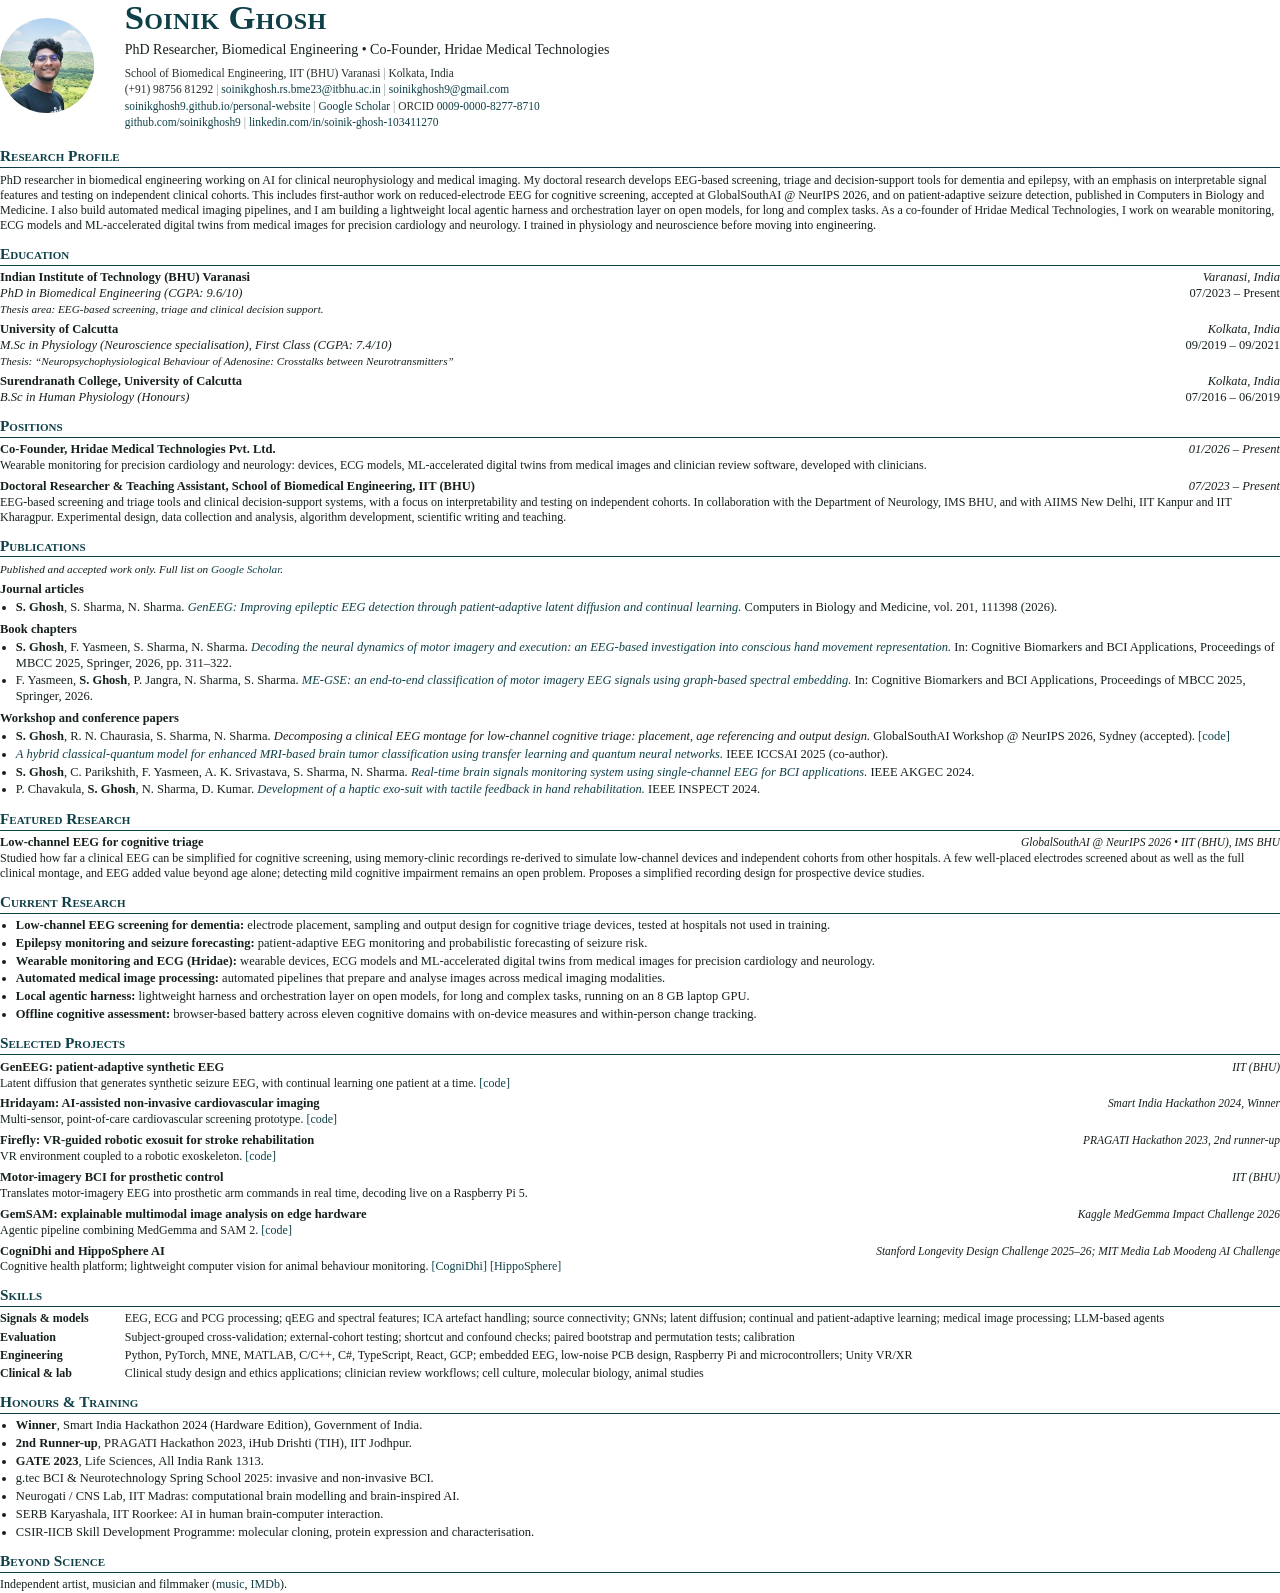
<file: cv-print/cv.html>
<!DOCTYPE html>
<html lang="en">
<head>
<meta charset="UTF-8" />
<title>Soinik Ghosh, Curriculum Vitae</title>
<style>
  @page { size: A4; margin: 12.7mm 12.7mm 12mm; }
  :root { --accent: #0F4048; --muted: #50606A; --rule: #0F4048; }
  * { box-sizing: border-box; margin: 0; padding: 0; }
  body { font-family: 'Palatino Linotype', 'Book Antiqua', Palatino, serif; font-size: 9.4pt; line-height: 1.27; color: #15201f; }
  a { color: var(--accent); text-decoration: none; }
  header { display: grid; grid-template-columns: 27mm 1fr; gap: 6mm; align-items: center; margin-bottom: 4mm; }
  header img { width: 25mm; height: 25mm; border-radius: 50%; object-fit: cover; }
  h1 { font-size: 26pt; font-variant: small-caps; color: var(--accent); letter-spacing: .01em; line-height: 1; margin-bottom: 1.6mm; }
  .role { font-size: 10.5pt; margin-bottom: 1.6mm; }
  .contact { font-size: 8.6pt; color: #26302f; line-height: 1.45; }
  .contact span + span::before { content: ' | '; color: #8a9696; }
  h2 { font-size: 11.5pt; font-variant: small-caps; color: var(--accent); border-bottom: .6pt solid var(--rule); margin: 2.7mm 0 1.2mm; padding-bottom: .4mm; break-after: avoid; }
  p { margin: 0; }
  .row { display: flex; justify-content: space-between; gap: 4mm; }
  .entry { margin-bottom: 1.5mm; break-inside: avoid; }
  .entry .row b { font-weight: 700; }
  .entry .row i { white-space: nowrap; }
  .note { font-size: 8.4pt; font-style: italic; }
  .desc { font-size: 9pt; }
  ul { padding-left: 4.2mm; }
  li { margin: .5mm 0; }
  h3 { font-size: 9.4pt; margin: 1.6mm 0 .4mm; }
  .skills { display: grid; grid-template-columns: 30mm 1fr; gap: .8mm 3mm; font-size: 9pt; }
  .small { font-size: 8.6pt; }
</style>
</head>
<body>
<header>
  <img src="profile-photo.jpeg" alt="" />
  <div>
    <h1>Soinik Ghosh</h1>
    <p class="role">PhD Researcher, Biomedical Engineering &bull; Co-Founder, Hridae Medical Technologies</p>
    <p class="contact">
      <span>School of Biomedical Engineering, IIT (BHU) Varanasi</span><span>Kolkata, India</span><br />
      <span>(+91) 98756 81292</span><span><a href="mailto:soinikghosh.rs.bme23@itbhu.ac.in">soinikghosh.rs.bme23@itbhu.ac.in</a></span><span><a href="mailto:soinikghosh9@gmail.com">soinikghosh9@gmail.com</a></span><br />
      <span><a href="https://soinikghosh9.github.io/personal-website/">soinikghosh9.github.io/personal-website</a></span><span><a href="https://scholar.google.com/citations?user=l9U73kcAAAAJ&amp;hl=en">Google Scholar</a></span><span>ORCID <a href="https://orcid.org/0009-0000-8277-8710">0009-0000-8277-8710</a></span><br />
      <span><a href="https://github.com/soinikghosh9">github.com/soinikghosh9</a></span><span><a href="https://www.linkedin.com/in/soinik-ghosh-103411270">linkedin.com/in/soinik-ghosh-103411270</a></span>
    </p>
  </div>
</header>

<h2>Research Profile</h2>
<p class="desc">PhD researcher in biomedical engineering working on AI for clinical neurophysiology and medical imaging. My doctoral research develops EEG-based screening, triage and decision-support tools for dementia and epilepsy, with an emphasis on interpretable signal features and testing on independent clinical cohorts. This includes first-author work on reduced-electrode EEG for cognitive screening, accepted at GlobalSouthAI @ NeurIPS 2026, and on patient-adaptive seizure detection, published in Computers in Biology and Medicine. I also build automated medical imaging pipelines, and I am building a lightweight local agentic harness and orchestration layer on open models, for long and complex tasks. As a co-founder of Hridae Medical Technologies, I work on wearable monitoring, ECG models and ML-accelerated digital twins from medical images for precision cardiology and neurology. I trained in physiology and neuroscience before moving into engineering.</p>

<h2>Education</h2>
<div class="entry">
  <div class="row"><b>Indian Institute of Technology (BHU) Varanasi</b><i>Varanasi, India</i></div>
  <div class="row"><i>PhD in Biomedical Engineering (CGPA: 9.6/10)</i><span>07/2023 – Present</span></div>
  <p class="note">Thesis area: EEG-based screening, triage and clinical decision support.</p>
</div>
<div class="entry">
  <div class="row"><b>University of Calcutta</b><i>Kolkata, India</i></div>
  <div class="row"><i>M.Sc in Physiology (Neuroscience specialisation), First Class (CGPA: 7.4/10)</i><span>09/2019 – 09/2021</span></div>
  <p class="note">Thesis: “Neuropsychophysiological Behaviour of Adenosine: Crosstalks between Neurotransmitters”</p>
</div>
<div class="entry">
  <div class="row"><b>Surendranath College, University of Calcutta</b><i>Kolkata, India</i></div>
  <div class="row"><i>B.Sc in Human Physiology (Honours)</i><span>07/2016 – 06/2019</span></div>
</div>

<h2>Positions</h2>
<div class="entry">
  <div class="row"><b>Co-Founder, Hridae Medical Technologies Pvt. Ltd.</b><i>01/2026 – Present</i></div>
  <p class="desc">Wearable monitoring for precision cardiology and neurology: devices, ECG models, ML-accelerated digital twins from medical images and clinician review software, developed with clinicians.</p>
</div>
<div class="entry">
  <div class="row"><b>Doctoral Researcher &amp; Teaching Assistant, School of Biomedical Engineering, IIT (BHU)</b><i>07/2023 – Present</i></div>
  <p class="desc">EEG-based screening and triage tools and clinical decision-support systems, with a focus on interpretability and testing on independent cohorts. In collaboration with the Department of Neurology, IMS BHU, and with AIIMS New Delhi, IIT Kanpur and IIT Kharagpur. Experimental design, data collection and analysis, algorithm development, scientific writing and teaching.</p>
</div>

<h2>Publications</h2>
<p class="note">Published and accepted work only. Full list on <a href="https://scholar.google.com/citations?user=l9U73kcAAAAJ&amp;hl=en">Google Scholar</a>.</p>
<h3>Journal articles</h3>
<ul>
  <li><b>S. Ghosh</b>, S. Sharma, N. Sharma. <a href="https://doi.org/10.1016/j.compbiomed.2025.111398"><i>GenEEG: Improving epileptic EEG detection through patient-adaptive latent diffusion and continual learning.</i></a> Computers in Biology and Medicine, vol. 201, 111398 (2026).</li>
</ul>
<h3>Book chapters</h3>
<ul>
  <li><b>S. Ghosh</b>, F. Yasmeen, S. Sharma, N. Sharma. <a href="https://doi.org/10.1007/978-3-032-20634-3_28"><i>Decoding the neural dynamics of motor imagery and execution: an EEG-based investigation into conscious hand movement representation.</i></a> In: Cognitive Biomarkers and BCI Applications, Proceedings of MBCC 2025, Springer, 2026, pp. 311–322.</li>
  <li>F. Yasmeen, <b>S. Ghosh</b>, P. Jangra, N. Sharma, S. Sharma. <a href="https://doi.org/10.1007/978-3-032-20634-3_21"><i>ME-GSE: an end-to-end classification of motor imagery EEG signals using graph-based spectral embedding.</i></a> In: Cognitive Biomarkers and BCI Applications, Proceedings of MBCC 2025, Springer, 2026.</li>
</ul>

<h3>Workshop and conference papers</h3>
<ul>
  <li><b>S. Ghosh</b>, R. N. Chaurasia, S. Sharma, N. Sharma. <i>Decomposing a clinical EEG montage for low-channel cognitive triage: placement, age referencing and output design.</i> GlobalSouthAI Workshop @ NeurIPS 2026, Sydney (accepted). <a href="https://github.com/soinikghosh9/lowchannel-eeg-triage">[code]</a></li>
  <li><a href="https://doi.org/10.1109/ICCSAI64074.2025.11064720"><i>A hybrid classical-quantum model for enhanced MRI-based brain tumor classification using transfer learning and quantum neural networks.</i></a> IEEE ICCSAI 2025 (co-author).</li>
  <li><b>S. Ghosh</b>, C. Parikshith, F. Yasmeen, A. K. Srivastava, S. Sharma, N. Sharma. <a href="https://doi.org/10.1109/AKGEC62572.2024.10868917"><i>Real-time brain signals monitoring system using single-channel EEG for BCI applications.</i></a> IEEE AKGEC 2024.</li>
  <li>P. Chavakula, <b>S. Ghosh</b>, N. Sharma, D. Kumar. <a href="https://doi.org/10.1109/INSPECT63485.2024.10896072"><i>Development of a haptic exo-suit with tactile feedback in hand rehabilitation.</i></a> IEEE INSPECT 2024.</li>
</ul>

<h2>Featured Research</h2>
<div class="entry">
  <div class="row"><b>Low-channel EEG for cognitive triage</b><i class="small">GlobalSouthAI @ NeurIPS 2026 &bull; IIT (BHU), IMS BHU</i></div>
  <p class="desc">Studied how far a clinical EEG can be simplified for cognitive screening, using memory-clinic recordings re-derived to simulate low-channel devices and independent cohorts from other hospitals. A few well-placed electrodes screened about as well as the full clinical montage, and EEG added value beyond age alone; detecting mild cognitive impairment remains an open problem. Proposes a simplified recording design for prospective device studies.</p>
</div>

<h2>Current Research</h2>
<ul>
  <li><b>Low-channel EEG screening for dementia:</b> electrode placement, sampling and output design for cognitive triage devices, tested at hospitals not used in training.</li>
  <li><b>Epilepsy monitoring and seizure forecasting:</b> patient-adaptive EEG monitoring and probabilistic forecasting of seizure risk.</li>
  <li><b>Wearable monitoring and ECG (Hridae):</b> wearable devices, ECG models and ML-accelerated digital twins from medical images for precision cardiology and neurology.</li>
  <li><b>Automated medical image processing:</b> automated pipelines that prepare and analyse images across medical imaging modalities.</li>
  <li><b>Local agentic harness:</b> lightweight harness and orchestration layer on open models, for long and complex tasks, running on an 8 GB laptop GPU.</li>
  <li><b>Offline cognitive assessment:</b> browser-based battery across eleven cognitive domains with on-device measures and within-person change tracking.</li>
</ul>

<h2>Selected Projects</h2>
<div class="entry"><div class="row"><b>GenEEG: patient-adaptive synthetic EEG</b><i class="small">IIT (BHU)</i></div>
  <p class="desc">Latent diffusion that generates synthetic seizure EEG, with continual learning one patient at a time. <a href="https://github.com/soinikghosh9/GenEEG">[code]</a></p></div>
<div class="entry"><div class="row"><b>Hridayam: AI-assisted non-invasive cardiovascular imaging</b><i class="small">Smart India Hackathon 2024, Winner</i></div>
  <p class="desc">Multi-sensor, point-of-care cardiovascular screening prototype. <a href="https://github.com/soinikghosh9/Hridayam">[code]</a></p></div>
<div class="entry"><div class="row"><b>Firefly: VR-guided robotic exosuit for stroke rehabilitation</b><i class="small">PRAGATI Hackathon 2023, 2nd runner-up</i></div>
  <p class="desc">VR environment coupled to a robotic exoskeleton. <a href="https://github.com/soinikghosh9/Firefly">[code]</a></p></div>
<div class="entry"><div class="row"><b>Motor-imagery BCI for prosthetic control</b><i class="small">IIT (BHU)</i></div>
  <p class="desc">Translates motor-imagery EEG into prosthetic arm commands in real time, decoding live on a Raspberry Pi 5.</p></div>
<div class="entry"><div class="row"><b>GemSAM: explainable multimodal image analysis on edge hardware</b><i class="small">Kaggle MedGemma Impact Challenge 2026</i></div>
  <p class="desc">Agentic pipeline combining MedGemma and SAM 2. <a href="https://github.com/soinikghosh9/GemSAM">[code]</a></p></div>
<div class="entry"><div class="row"><b>CogniDhi and HippoSphere AI</b><i class="small">Stanford Longevity Design Challenge 2025–26; MIT Media Lab Moodeng AI Challenge</i></div>
  <p class="desc">Cognitive health platform; lightweight computer vision for animal behaviour monitoring. <a href="https://cogni-dhi.vercel.app/">[CogniDhi]</a> <a href="https://github.com/soinikghosh9/hipposphere-ai">[HippoSphere]</a></p></div>

<h2>Skills</h2>
<div class="skills">
  <b>Signals &amp; models</b><span>EEG, ECG and PCG processing; qEEG and spectral features; ICA artefact handling; source connectivity; GNNs; latent diffusion; continual and patient-adaptive learning; medical image processing; LLM-based agents</span>
  <b>Evaluation</b><span>Subject-grouped cross-validation; external-cohort testing; shortcut and confound checks; paired bootstrap and permutation tests; calibration</span>
  <b>Engineering</b><span>Python, PyTorch, MNE, MATLAB, C/C++, C#, TypeScript, React, GCP; embedded EEG, low-noise PCB design, Raspberry Pi and microcontrollers; Unity VR/XR</span>
  <b>Clinical &amp; lab</b><span>Clinical study design and ethics applications; clinician review workflows; cell culture, molecular biology, animal studies</span>
</div>

<h2>Honours &amp; Training</h2>
<ul>
  <li><b>Winner</b>, Smart India Hackathon 2024 (Hardware Edition), Government of India.</li>
  <li><b>2nd Runner-up</b>, PRAGATI Hackathon 2023, iHub Drishti (TIH), IIT Jodhpur.</li>
  <li><b>GATE 2023</b>, Life Sciences, All India Rank 1313.</li>
  <li>g.tec BCI &amp; Neurotechnology Spring School 2025: invasive and non-invasive BCI.</li>
  <li>Neurogati / CNS Lab, IIT Madras: computational brain modelling and brain-inspired AI.</li>
  <li>SERB Karyashala, IIT Roorkee: AI in human brain-computer interaction.</li>
  <li>CSIR-IICB Skill Development Programme: molecular cloning, protein expression and characterisation.</li>
</ul>

<h2>Beyond Science</h2>
<p class="desc">Independent artist, musician and filmmaker (<a href="https://open.spotify.com/artist/3VprLdYpRRnk0ymHHozFOb/">music</a>, <a href="https://www.imdb.com/name/nm14161356/">IMDb</a>).</p>
</body>
</html>
</file>
<file: css/style.css>
/* Soinik Ghosh · portfolio
   Refined teal identity; Bricolage Grotesque for display, Geist for text.
   One accent, hairlines instead of shadows, motion on transform and opacity,
   and a reduced-motion fallback for every effect. */

:root {
  --bg: #F3F6F5;
  --surface: #FFFFFF;
  --tint: rgba(226, 236, 237, 0.62);
  --ink: #0E2A30;
  --ink-2: #43585D;
  --ink-3: #5A6D72;
  --line: rgba(14, 42, 48, 0.12);
  --line-strong: rgba(14, 42, 48, 0.24);
  --teal: #2E8B9A;
  --teal-deep: #1D6A76;
  --teal-soft: #D6E9EC;
  --pine: #0B2429;
  --pine-2: #12343B;
  --on-dark: #8FD3DB;
  --on-dark-2: rgba(232, 243, 244, 0.74);
  --on-dark-line: rgba(232, 243, 244, 0.16);

  --name: 'Sora', 'Geist', ui-sans-serif, system-ui, sans-serif;
  --display: 'Bricolage Grotesque', 'Geist', ui-sans-serif, system-ui, sans-serif;
  --sans: 'Geist', ui-sans-serif, system-ui, -apple-system, 'Segoe UI', sans-serif;
  --mono: 'Geist Mono', ui-monospace, 'SF Mono', Consolas, monospace;

  --gutter: clamp(20px, 5vw, 64px);
  --section: clamp(104px, 16vh, 184px);
  --r: 16px;
  --r-lg: 24px;
  --ease: cubic-bezier(0.16, 1, 0.3, 1);
  --nav-h: 68px;
}

*, *::before, *::after { box-sizing: border-box; margin: 0; padding: 0; }
html { -webkit-text-size-adjust: 100%; scroll-padding-top: calc(var(--nav-h) + 8px); }
body {
  font-family: var(--sans); font-size: 1.0625rem; line-height: 1.6;
  color: var(--ink); background: var(--bg);
  -webkit-font-smoothing: antialiased; text-rendering: optimizeLegibility;
  overflow-x: clip;
}
img { display: block; max-width: 100%; height: auto; }
a { color: inherit; text-decoration: none; }
ul, ol { list-style: none; }
button { font: inherit; color: inherit; background: none; border: 0; cursor: pointer; }
::selection { background: var(--teal-soft); color: var(--ink); }
:focus-visible { outline: 2px solid var(--teal); outline-offset: 3px; border-radius: 4px; }
.mono { font-family: var(--mono); font-feature-settings: 'tnum'; }
.sr-only { position: absolute; width: 1px; height: 1px; overflow: hidden; clip-path: inset(50%); white-space: nowrap; }

.wrap { width: 100%; max-width: 1280px; margin-inline: auto; padding-inline: var(--gutter); }
main, .footer { position: relative; z-index: 1; }

.skip { position: fixed; left: 16px; top: -60px; z-index: 100; background: var(--ink); color: #fff; padding: 10px 16px; border-radius: 8px; }
.skip:focus { top: 12px; }

/* ── Atmosphere: flowing lines and progress ─────────── */
.bg-lines { position: fixed; inset: 0; width: 100%; height: 100%; z-index: 0; pointer-events: none; }
.progress { position: fixed; inset: 0 0 auto; height: 2px; z-index: 60; pointer-events: none; }
.progress span { display: block; height: 100%; background: var(--teal); transform-origin: 0 50%; transform: scaleX(0); }

/* ── Buttons and links ────────────────────────────────── */
.btn {
  display: inline-flex; align-items: center; gap: 10px;
  height: 50px; padding: 0 24px; border-radius: 999px;
  background: var(--ink); color: #fff; font-weight: 500; font-size: 0.975rem;
  border: 1px solid transparent;
  transition: background-color .3s var(--ease), color .3s var(--ease), border-color .3s var(--ease);
}
.btn svg { width: 16px; height: 16px; fill: none; stroke: currentColor; stroke-width: 1.6; stroke-linecap: round; stroke-linejoin: round; transition: transform .45s var(--ease); }
.btn:hover { background: var(--teal-deep); }
.btn--ghost { background: transparent; color: var(--ink); border-color: var(--line-strong); }
.btn--ghost:hover { background: var(--surface); border-color: var(--ink); }
.btn--light { background: #fff; color: var(--ink); }
.btn--light:hover { background: var(--on-dark); }
.btn--light:hover svg { transform: translate(2px, -2px); }
.btn--small { height: 38px; padding: 0 18px; font-size: 0.875rem; }

.arrow-link {
  display: inline-flex; align-items: center; gap: 6px; font-weight: 500; color: var(--teal-deep);
  background: linear-gradient(currentColor, currentColor) 0 100% / 0 1px no-repeat;
  transition: background-size .5s var(--ease);
}
.arrow-link::after { content: '↗'; transition: transform .45s var(--ease); }
.arrow-link:hover { background-size: 100% 1px; }
.arrow-link:hover::after { transform: translate(2px, -2px); }

/* ── Navigation ───────────────────────────────────────── */
.nav {
  position: fixed; inset: 0 0 auto; z-index: 50; height: var(--nav-h);
  border-bottom: 1px solid transparent;
  transition: transform .7s var(--ease), background-color .4s var(--ease), border-color .4s var(--ease);
}
.nav.is-scrolled { background: rgba(243, 246, 245, 0.92); border-color: var(--line); }
.nav.is-hidden { transform: translateY(-100%); }
.nav__inner { height: 100%; display: flex; align-items: center; gap: 28px; }
.nav__mark { font-family: var(--name); font-weight: 500; font-size: 1.1rem; letter-spacing: -0.04em; margin-right: auto; }
.nav nav { position: relative; }
.nav__links { display: flex; gap: 2px; }
.nav__links a { display: block; padding: 8px 12px; font-size: 0.92rem; color: var(--ink-2); transition: color .3s var(--ease); }
.nav__links a:hover, .nav__links a.is-active { color: var(--ink); }
.nav__indicator {
  position: absolute; left: 0; bottom: 2px; height: 1.5px; width: 1px; background: var(--teal);
  transform-origin: 0 50%; opacity: 0; transition: transform .6s var(--ease), opacity .3s;
}
.nav__toggle { display: none; width: 40px; height: 40px; position: relative; }
.nav__toggle span { position: absolute; left: 10px; right: 10px; height: 1.5px; background: var(--ink); transition: transform .5s var(--ease); }
.nav__toggle span:first-child { top: 16px; }
.nav__toggle span:last-child { top: 23px; }
.nav__toggle[aria-expanded="true"] span:first-child { transform: translateY(3.5px) rotate(45deg); }
.nav__toggle[aria-expanded="true"] span:last-child { transform: translateY(-3.5px) rotate(-45deg); }
.drawer { position: fixed; inset: var(--nav-h) 0 auto; z-index: 49; background: var(--bg); border-bottom: 1px solid var(--line); padding: 8px var(--gutter) 24px; }
.drawer a { display: block; padding: 14px 0; font-family: var(--display); font-size: 1.5rem; letter-spacing: -0.03em; border-bottom: 1px solid var(--line); }
.drawer li:last-child a { border: 0; color: var(--teal-deep); font-family: var(--sans); font-size: 1rem; }

/* ── Hero ─────────────────────────────────────────────── */
.hero { position: relative; overflow-x: clip; min-height: clamp(640px, 100svh, 960px); display: flex; flex-direction: column; justify-content: center; padding: calc(var(--nav-h) + 16px) 0 0; }
.hero__grid { display: grid; grid-template-columns: minmax(0, .92fr) minmax(0, 1.08fr); gap: clamp(48px, 7vw, 112px); align-items: center; flex: 1; }
.hero__grid .hero__visual { order: -1; }
.hero__kicker { display: flex; flex-wrap: wrap; align-items: center; gap: 4px 12px; font-size: 0.95rem; line-height: 1.4; color: var(--ink-3); margin-bottom: 28px; }
.hero__kicker > span { display: inline-flex; align-items: center; gap: 6px; }
.hero__kicker .sep { color: var(--line-strong); }
.hridae-link { display: inline-flex; align-items: center; gap: 6px; color: var(--ink-2); font-weight: 500; transition: color .3s; }
.hridae-link img { width: 18px; height: 17px; flex: none; }
.hridae-link:hover { color: #0B7663; text-decoration: underline; text-underline-offset: 4px; }
.hridae-card {
  display: inline-flex; align-items: center; gap: 14px; margin-top: 16px; padding: 10px 18px 10px 12px;
  background: var(--surface); border: 1px solid var(--line); border-radius: var(--r);
  font-size: 0.9rem; font-weight: 500; color: #0B7663; transition: border-color .3s var(--ease);
}
.hridae-card img { width: 34px; height: auto; }
.hridae-card span::after { content: ' ↗'; }
.hridae-card:hover { border-color: #0B7663; }
.hero__name {
  font-family: var(--name); font-weight: 500;
  font-size: clamp(3.75rem, 9vw, 8.5rem); line-height: .9; letter-spacing: -0.05em; margin-bottom: 28px;
}
.hero__name .line { display: block; }
.hero__name .line--2 { color: var(--teal-deep); }
.hero__lede { font-size: clamp(1.2rem, 1.7vw, 1.5rem); line-height: 1.4; max-width: 30ch; letter-spacing: -0.012em; color: var(--ink-2); text-wrap: balance; }
.hero__actions { display: flex; flex-wrap: wrap; align-items: center; gap: 12px; margin-top: 36px; }
.socials { display: flex; gap: 6px; }
.hero__actions .socials { flex-basis: 100%; margin-top: 10px; }
.socials a, .contact__links a {
  display: grid; place-items: center; width: 44px; height: 44px; border-radius: 50%;
  border: 1px solid var(--line-strong); color: var(--ink-2);
  transition: background-color .3s var(--ease), color .3s var(--ease), border-color .3s var(--ease);
}
.socials svg, .contact__links svg { width: 18px; height: 18px; fill: currentColor; }
.socials a:hover { background: var(--ink); border-color: var(--ink); color: #fff; }

.hero__visual {
  position: relative; width: 100%; aspect-ratio: 1; justify-self: center;
  transform: translate3d(0, var(--py, 0px), 0);
}
.hero__visual::before {
  content: ''; position: absolute; inset: -16%; z-index: -1; border-radius: 50%;
  background: radial-gradient(closest-side, rgba(46, 139, 154, 0.14), rgba(46, 139, 154, 0) 100%);
}
.orbit { position: absolute; inset: 0; border-radius: 50%; pointer-events: none; }
.orbit--outer { inset: -7%; border: 1px dashed rgba(29, 106, 118, 0.32); animation: spin 120s linear infinite; }
.orbit--inner { inset: -3.5%; border: 1px solid var(--line); animation: spin 26s linear infinite; }
.orbit--inner i {
  position: absolute; top: 50%; left: -4px; width: 8px; height: 8px; margin-top: -4px; border-radius: 50%;
  background: var(--teal); box-shadow: 0 0 0 5px rgba(46, 139, 154, 0.14);
}
.hero__portrait { position: absolute; inset: 0; border-radius: 50%; overflow: hidden; background: var(--teal-soft); }
.hero__portrait img { width: 100%; height: 100%; object-fit: cover; object-position: 50% 35%; translate: var(--ix, 0px) var(--iy, 0px); transition: translate .9s var(--ease); }

.hero__foot {
  display: grid; grid-template-columns: 1fr auto auto; align-items: center; gap: 32px;
  margin-top: 40px; padding-block: 16px 20px; border-top: 1px solid var(--line);
  font-size: 0.875rem; color: var(--ink-3);
}
.hero__now { display: inline-flex; align-items: center; gap: 10px; color: var(--ink-2); transition: color .3s; }
.hero__now b { font-weight: 600; color: var(--ink); }
.hero__now:hover { color: var(--teal-deep); }
.hero__cue { display: inline-flex; align-items: center; gap: 10px; }
.hero__cue span { position: relative; width: 1px; height: 22px; background: var(--line); overflow: hidden; }
.hero__cue span::after { content: ''; position: absolute; inset: 0; background: var(--teal); transform: translateY(-100%); animation: drip 2.4s var(--ease) infinite; }
.dot { position: relative; width: 7px; height: 7px; border-radius: 50%; background: var(--teal); flex: none; }
.dot::after { content: ''; position: absolute; inset: -4px; border-radius: 50%; border: 1px solid var(--teal); animation: ping 2.4s var(--ease) infinite; }
@keyframes ping { 0% { transform: scale(.4); opacity: 1; } 80%, 100% { transform: scale(1.6); opacity: 0; } }
@keyframes drip { 0% { transform: translateY(-100%); } 60%, 100% { transform: translateY(100%); } }

/* Load-in choreography */
.js [data-load] { opacity: 0; transform: translateY(18px); }
.js .is-loaded [data-load] { opacity: 1; transform: none; transition: opacity 1s var(--ease), transform 1.1s var(--ease); transition-delay: calc(var(--i, 0) * 90ms + 120ms); }
.js .hero__name .w > span { transform: translateY(105%); }
.js .is-loaded .hero__name .w > span { transform: none; transition: transform 1.3s var(--ease); transition-delay: calc(var(--wi) * 110ms + 100ms); }
.js .hero__visual[data-load] { opacity: 1; transform: translate3d(0, var(--py, 0px), 0); }
.js .hero__portrait { clip-path: circle(0% at 50% 50%); }
.js .hero__portrait img { transform: scale(1.2); }
.js .is-loaded .hero__portrait { clip-path: circle(50% at 50% 50%); transition: clip-path 1.6s var(--ease) .2s; }
.js .is-loaded .hero__portrait img { transform: scale(1.08); transition: transform 2.4s var(--ease) .2s, translate .9s var(--ease); }
.js .orbit { opacity: 0; }
.js .is-loaded .orbit { opacity: 1; transition: opacity 1.2s var(--ease) .9s; }

/* Split headings and reveals */
.w { display: inline-block; overflow: hidden; vertical-align: top; padding-bottom: .12em; margin-bottom: -.12em; }
.w > span { display: inline-block; }
.js [data-split] .w > span { transform: translateY(110%); }
.js [data-split].is-in .w > span { transform: none; transition: transform 1.1s var(--ease); transition-delay: calc(var(--wi) * 45ms); }
.js [data-reveal] { opacity: 0; transform: translateY(28px); }
.js [data-reveal].is-in { opacity: 1; transform: none; transition: opacity 1s var(--ease), transform 1.1s var(--ease); transition-delay: var(--d, 0ms); }

/* ── Chapters: label column + content column ──────────── */
.chapter { padding-block: var(--section); }
.chapter--tint { background: var(--tint); }
.chapter__grid { display: grid; grid-template-columns: minmax(120px, 1fr) minmax(0, 3.4fr); gap: clamp(24px, 5vw, 80px); }
.chapter__label {
  align-self: start; position: sticky; top: calc(var(--nav-h) + 28px);
  display: flex; align-items: baseline; gap: 12px; font-size: 0.95rem; color: var(--ink-2);
  padding-top: 14px; border-top: 1px solid var(--line-strong);
}
.chapter__label .mono { font-size: 0.8rem; color: var(--teal-deep); }
.chapter__body { max-width: 880px; }

.statement { font-family: var(--display); font-weight: 500; font-size: clamp(2rem, 4vw, 3.4rem); line-height: 1.08; letter-spacing: -0.035em; text-wrap: balance; }
.h2 { font-family: var(--display); font-weight: 500; font-size: clamp(1.9rem, 3.4vw, 2.9rem); line-height: 1.08; letter-spacing: -0.035em; text-wrap: balance; max-width: 18ch; }

/* About */
.about__cols { display: grid; grid-template-columns: repeat(2, minmax(0, 1fr)); gap: 40px; margin-top: 56px; color: var(--ink-2); }
.skills { display: grid; grid-template-columns: repeat(4, minmax(0, 1fr)); gap: 24px; margin-top: 64px; }
.skills div { border-top: 1px solid var(--line-strong); padding-top: 14px; }
.skills dt { font-weight: 600; font-size: 0.95rem; margin-bottom: 4px; }
.skills dd { font-size: 0.9rem; color: var(--ink-3); line-height: 1.5; }
.bio { margin-top: 48px; border-block: 1px solid var(--line); }
.bio summary { list-style: none; cursor: pointer; display: flex; justify-content: space-between; padding: 16px 0; font-weight: 500; }
.bio summary::-webkit-details-marker { display: none; }
.bio summary span { font-size: 1.3rem; line-height: 1; color: var(--teal-deep); transition: transform .5s var(--ease); }
.bio[open] summary span { transform: rotate(45deg); }
.bio p { font-size: 0.95rem; color: var(--ink-2); max-width: 70ch; margin-bottom: 16px; }
.bio .btn { margin-bottom: 20px; }

/* ── Featured (NeurIPS) ───────────────────────────────── */
.story {
  position: relative; background: var(--pine); color: #fff; padding-block: var(--section);
  clip-path: inset(0 var(--ci, 0px) round var(--cr, 0px));
}
.story .chapter__label { color: var(--on-dark-2); border-color: var(--on-dark-line); }
.story .chapter__label .mono { color: var(--on-dark); }
.story__grid { display: grid; grid-template-columns: minmax(0, 1fr); gap: clamp(32px, 5vw, 72px); align-items: center; }
.story__venue { font-family: var(--mono); font-size: 0.82rem; color: var(--on-dark); margin-bottom: 22px; }
.story__title { font-family: var(--display); font-weight: 500; font-size: clamp(1.8rem, 3vw, 2.6rem); line-height: 1.1; letter-spacing: -0.035em; text-wrap: balance; }
.story__summary { margin-top: 26px; font-size: 1.15rem; line-height: 1.5; color: var(--on-dark-2); max-width: 40ch; }
.story__authors { margin: 18px 0 32px; font-size: 0.9rem; color: var(--on-dark-2); }
.story__authors b { color: #fff; font-weight: 600; }
.framework { grid-column: 1 / -1; min-width: 0; margin-top: 8px; }
.framework__panel { background: #fff; border-radius: var(--r-lg); padding: clamp(10px, 2vw, 28px); }
.framework__panel img { width: 100%; height: auto; }
.framework figcaption { display: flex; flex-wrap: wrap; justify-content: space-between; gap: 8px 24px; margin-top: 14px; font-size: 0.875rem; color: var(--on-dark-2); }
.framework .arrow-link { color: var(--on-dark); }
@keyframes spin { to { transform: rotate(360deg); } }

/* ── Research index ───────────────────────────────────── */
.index { border-top: 1px solid var(--line-strong); }
.index__group { margin: 56px 0 14px; font-size: 0.85rem; font-weight: 500; color: var(--teal-deep); }
.index + .index__group { margin-top: 64px; }
.index__row { position: relative; display: grid; grid-template-columns: 120px minmax(0, 1fr); gap: 24px; padding: 30px 0; border-bottom: 1px solid var(--line); }
.index__row::after { content: ''; position: absolute; left: 0; right: 0; bottom: -1px; height: 1px; background: var(--teal); transform: scaleX(0); transform-origin: 0 50%; transition: transform .8s var(--ease); }
.index__row:hover::after { transform: scaleX(1); }
.index__tag { font-size: 0.78rem; color: var(--teal-deep); padding-top: 12px; }
.index__title { font-family: var(--display); font-weight: 500; font-size: clamp(1.35rem, 2.1vw, 1.8rem); line-height: 1.15; letter-spacing: -0.03em; transition: transform .7s var(--ease), color .4s; }
.index__row:hover .index__title { transform: translateX(10px); color: var(--teal-deep); }
.index__desc { margin-top: 8px; color: var(--ink-2); max-width: 56ch; }

/* ── Work gallery (pinned, horizontal) ────────────────── */
.gallery { position: relative; }
.gallery__pin { position: sticky; top: 0; height: 100vh; height: 100svh; overflow: hidden; display: flex; flex-direction: column; justify-content: center; gap: clamp(32px, 6vh, 64px); }
.gallery__title { display: flex; align-items: flex-end; justify-content: space-between; gap: 24px; }
.gallery__meter { flex: none; width: 160px; height: 1px; background: var(--line-strong); margin-bottom: 14px; }
.gallery__meter span { display: block; height: 100%; background: var(--teal); transform-origin: 0 50%; transform: scaleX(var(--gp, 0)); }
.gallery__track {
  display: flex; gap: 24px; will-change: transform;
  padding-inline: max(var(--gutter), calc((100vw - 1280px) / 2 + var(--gutter)));
}
.build {
  position: relative; flex: 0 0 clamp(280px, 25vw, 340px); height: clamp(340px, 48vh, 420px);
  display: flex; flex-direction: column; padding: 28px;
  background: var(--surface); border: 1px solid var(--line); border-radius: var(--r-lg);
  transition: border-color .4s var(--ease), transform .7s var(--ease);
}
a.build:hover { border-color: rgba(46, 139, 154, 0.5); transform: translateY(-6px); }
.build__meta { display: flex; justify-content: space-between; gap: 12px; font-size: 0.72rem; color: var(--ink-3); }
.build__meta span:last-child { color: var(--teal-deep); }
.build__trace { width: 100%; height: 80px; margin: auto 0; overflow: visible; }
.build__trace path { fill: none; stroke: var(--teal); stroke-width: 1.3; stroke-linecap: round; vector-effect: non-scaling-stroke; opacity: .55; transition: opacity .4s; }
a.build:hover .build__trace path { opacity: 1; animation: trace 1.6s var(--ease); }
@keyframes trace { from { stroke-dashoffset: var(--len); } to { stroke-dashoffset: 0; } }
.build h3 { font-family: var(--display); font-weight: 500; font-size: 1.6rem; line-height: 1.1; letter-spacing: -0.03em; margin-bottom: 10px; }
.build p { font-size: 0.925rem; color: var(--ink-2); line-height: 1.5; }

/* ── Publications ─────────────────────────────────────── */
.pubs { border-top: 1px solid var(--line-strong); }
.pub { display: grid; grid-template-columns: 72px minmax(0, 1fr); gap: 24px; padding: 24px 0; border-bottom: 1px solid var(--line); }
.pub__year { color: var(--ink-3); font-size: 0.85rem; padding-top: 3px; }
.pub h3 { font-size: 1.08rem; font-weight: 500; letter-spacing: -0.012em; line-height: 1.4; }
.pub h3 a { background: linear-gradient(var(--teal), var(--teal)) 0 100% / 0 1px no-repeat; transition: background-size .6s var(--ease), color .3s; }
.pub h3 a:hover { color: var(--teal-deep); background-size: 100% 1px; }
.pub__meta { margin-top: 6px; font-size: 0.9rem; color: var(--ink-3); }
.pub__meta b { color: var(--ink); font-weight: 600; }
.pill { display: inline-block; margin-left: 6px; padding: 1px 9px; border-radius: 999px; background: var(--teal-soft); color: var(--teal-deep); font-size: 0.76rem; font-weight: 500; }
.pubs__more { margin-top: 32px; }

/* ── Background ───────────────────────────────────────── */
.background { display: grid; grid-template-columns: minmax(0, 1.2fr) minmax(0, 1fr); gap: clamp(40px, 6vw, 88px); margin-top: 56px; }
.timeline { position: relative; padding-left: 32px; }
.timeline::before, .timeline::after { content: ''; position: absolute; left: 5px; top: 8px; bottom: 8px; width: 1px; background: var(--line-strong); }
.timeline::after { background: var(--teal); transform-origin: 50% 0; transform: scaleY(var(--tp, 0)); }
.timeline li { position: relative; padding-bottom: 32px; }
.timeline li:last-child { padding-bottom: 0; }
.timeline li::before { content: ''; position: absolute; left: -32px; top: 7px; width: 11px; height: 11px; border-radius: 50%; background: var(--bg); border: 1.5px solid var(--teal); z-index: 1; }
.timeline time { font-family: var(--mono); font-size: 0.8rem; color: var(--teal-deep); }
.timeline h3 { font-family: var(--display); font-weight: 500; font-size: 1.3rem; line-height: 1.2; letter-spacing: -0.025em; margin-top: 2px; }
.timeline p { color: var(--ink-3); font-size: 0.95rem; }
.timeline .timeline__note { color: var(--ink-2); margin-top: 4px; }
.timeline .hridae-link { color: var(--ink-3); }
.minor { font-size: 0.95rem; font-weight: 600; margin-bottom: 6px; }
.recognition ul + .minor { margin-top: 32px; }
.recognition li { padding: 10px 0; border-top: 1px solid var(--line); font-size: 0.93rem; color: var(--ink-2); }
.recognition b { color: var(--ink); font-weight: 600; }

/* ── Art ──────────────────────────────────────────────── */
.art { margin-top: 48px; border-top: 1px solid var(--line-strong); }
.art__row {
  position: relative; display: grid; grid-template-columns: minmax(0, 1fr) minmax(0, 1.1fr);
  align-items: center; gap: 32px; padding: 34px 0; border-bottom: 1px solid var(--line);
}
.art__row::after { content: ''; position: absolute; left: 0; right: 0; bottom: -1px; height: 1px; background: var(--teal); transform: scaleX(0); transform-origin: 0 50%; transition: transform .8s var(--ease); }
.art__word { font-family: var(--display); font-weight: 500; font-size: clamp(2.6rem, 5vw, 4.2rem); line-height: 1; letter-spacing: -0.045em; transition: transform .7s var(--ease), color .4s; }
.art__links { display: flex; flex-wrap: wrap; gap: 8px 22px; margin-top: 16px; }

/* Equaliser: each bar breathes at its own pace; hover brings it forward. */
.eq { height: 76px; display: flex; align-items: center; justify-content: flex-end; gap: 5px; opacity: .5; transition: opacity .5s var(--ease); }
.eq i {
  flex: none; width: 3px; height: 100%; border-radius: 3px; background: var(--teal);
  transform: scaleY(var(--h)); animation: eq var(--dur) ease-in-out var(--del) infinite alternate;
}
@keyframes eq { from { transform: scaleY(calc(var(--h) * .2)); } to { transform: scaleY(var(--h)); } }

/* Film strip: frames and sprocket holes drift sideways in a loop. */
.reel {
  height: 76px; overflow: hidden; opacity: .5; transition: opacity .5s var(--ease);
  -webkit-mask-image: linear-gradient(90deg, transparent, #000 18%, #000 82%, transparent);
  mask-image: linear-gradient(90deg, transparent, #000 18%, #000 82%, transparent);
}
.reel__track {
  display: flex; gap: 8px; width: max-content; height: 100%; padding: 12px 0;
  background:
    linear-gradient(90deg, rgba(46, 139, 154, .7) 0 6px, transparent 6px 14px) 0 2px / 14px 4px repeat-x,
    linear-gradient(90deg, rgba(46, 139, 154, .7) 0 6px, transparent 6px 14px) 0 calc(100% - 2px) / 14px 4px repeat-x;
  animation: reel 28s linear infinite;
}
.reel__track span {
  flex: none; width: 86px; height: 100%; border-radius: 5px; border: 1px solid rgba(46, 139, 154, .45);
  background: linear-gradient(135deg, rgba(46, 139, 154, .16), rgba(46, 139, 154, .02));
}
@keyframes reel { to { transform: translateX(-50%); } }

@media (hover: hover) {
  .art__row:hover::after { transform: scaleX(1); }
  .art__row:hover .art__word { transform: translateX(10px); color: var(--teal-deep); }
  .art__row:hover .eq, .art__row:hover .reel { opacity: 1; }
}
@media (hover: none) { .eq, .reel { opacity: .85; } }

/* ── Contact & footer ─────────────────────────────────── */
.contact { background: var(--pine); color: #fff; padding-block: var(--section) 72px; }
.contact__title { font-family: var(--display); font-weight: 500; font-size: clamp(2.2rem, 4.8vw, 4rem); line-height: 1.05; letter-spacing: -0.035em; max-width: 17ch; text-wrap: balance; }
.contact__open { margin-top: 24px; max-width: 52ch; font-size: 1.1rem; line-height: 1.5; color: var(--on-dark-2); }
.contact__grid { display: flex; flex-wrap: wrap; gap: 10px 48px; margin-top: 56px; }
.contact__mail {
  font-size: clamp(1.1rem, 2.4vw, 1.7rem); letter-spacing: -0.02em; overflow-wrap: anywhere;
  background: linear-gradient(var(--on-dark), var(--on-dark)) 0 100% / 0 1.5px no-repeat; padding-bottom: 4px;
  transition: background-size .6s var(--ease), color .3s;
}
.contact__mail:hover { background-size: 100% 1.5px; color: var(--on-dark); }
.contact__mail--alt { color: var(--on-dark-2); }
.contact__foot { display: flex; justify-content: space-between; align-items: center; gap: 24px; flex-wrap: wrap; margin-top: 72px; padding-top: 28px; border-top: 1px solid var(--on-dark-line); }
.contact__links { display: flex; gap: 10px; }
.contact__links a { border-color: var(--on-dark-line); color: var(--on-dark-2); }
.contact__links a:hover { background: #fff; border-color: #fff; color: var(--pine); }
.footer { background: var(--pine); color: var(--on-dark-2); font-size: 0.875rem; }
.footer__inner { display: flex; justify-content: space-between; gap: 16px; padding-block: 22px; border-top: 1px solid var(--on-dark-line); }
.footer a:hover { color: #fff; }

/* ── Responsive ───────────────────────────────────────── */
@media (max-width: 1080px) {
  .nav__links a { padding-inline: 9px; }
  .skills { grid-template-columns: repeat(2, minmax(0, 1fr)); }
}
@media (max-width: 900px) {
  :root { --section: clamp(80px, 12vh, 120px); }
  .nav nav, .nav__cv { display: none; }
  .nav__toggle { display: block; }
  .hero { min-height: auto; padding-top: calc(var(--nav-h) + 24px); }
  .hero__grid {
    grid-template-columns: minmax(0, 1fr) auto; column-gap: 16px; align-items: end;
    grid-template-areas: "kicker kicker" "name visual" "lede lede" "actions actions";
  }
  .hero__text { display: contents; }
  .hero__kicker { grid-area: kicker; flex-direction: column; align-items: flex-start; gap: 4px; margin-bottom: 28px; font-size: 0.9rem; }
  .hero__kicker .sep, .hero__place, .hero__cue { display: none; }
  .hero__name { grid-area: name; align-self: end; margin-bottom: 0; font-size: clamp(3rem, 14.5vw, 6rem); }
  .hero__visual { grid-area: visual; width: clamp(130px, 38vw, 260px); margin-right: 8px; }
  .hero__lede { grid-area: lede; margin-top: 28px; font-size: 1.15rem; }
  .hero__actions { grid-area: actions; margin-top: 28px; gap: 10px; }
  .hero__actions .btn { height: 46px; padding: 0 18px; }
  .hero__foot { grid-template-columns: 1fr; margin-top: 40px; }
  .chapter__grid { grid-template-columns: minmax(0, 1fr); gap: 28px; }
  .chapter__label { position: static; }
  .about__cols, .story__grid, .background { grid-template-columns: minmax(0, 1fr); }
  .art__row { grid-template-columns: 1fr; gap: 20px; padding: 28px 0; }
  .eq { justify-content: flex-start; height: 56px; }
  .reel { height: 60px; }
  .about__cols { gap: 20px; margin-top: 36px; }
  .skills { margin-top: 44px; }
  .index__row { grid-template-columns: 1fr; gap: 6px; padding: 24px 0; }
  .index__tag { padding-top: 0; }
  .gallery__pin { gap: 28px; }
  .gallery__title { flex-direction: column; align-items: flex-start; gap: 18px; }
  .gallery__meter { margin-bottom: 0; }
  .gallery__track { gap: 14px; }
  .build { flex-basis: 78vw; height: min(360px, 50svh); }
  .build:hover { transform: none; }
  .story { clip-path: none; }
}
@media (max-width: 560px) {
  body { font-size: 1rem; }
  .skills { grid-template-columns: 1fr; gap: 0; }
  .skills div { padding-block: 12px; }
  .pub { grid-template-columns: 1fr; gap: 4px; }
  .socials a, .contact__links a { width: 40px; height: 40px; }
}

/* ── Reduced motion ───────────────────────────────────── */
@media (prefers-reduced-motion: reduce) {
  *, *::before, *::after { animation: none !important; transition-duration: 0.01ms !important; transition-delay: 0ms !important; }
  .js [data-load], .js [data-reveal], .js .w > span { opacity: 1 !important; transform: none !important; }
  .js .hero__portrait { clip-path: none !important; }
  .js .hero__portrait img { transform: none !important; }
  .gallery { height: auto !important; }
  .gallery__pin { position: static; height: auto; padding-block: var(--section); }
  .gallery__track { overflow-x: auto; scroll-snap-type: x mandatory; padding-bottom: 12px; transform: none !important; }
  .build { scroll-snap-align: start; }
  .js .orbit { opacity: 1 !important; }
}

@media print {
  .nav, .drawer, .progress, .bg-lines, .hero__cue { display: none !important; }
  .story, .contact, .footer { background: #fff; color: #000; }
}
</file>
